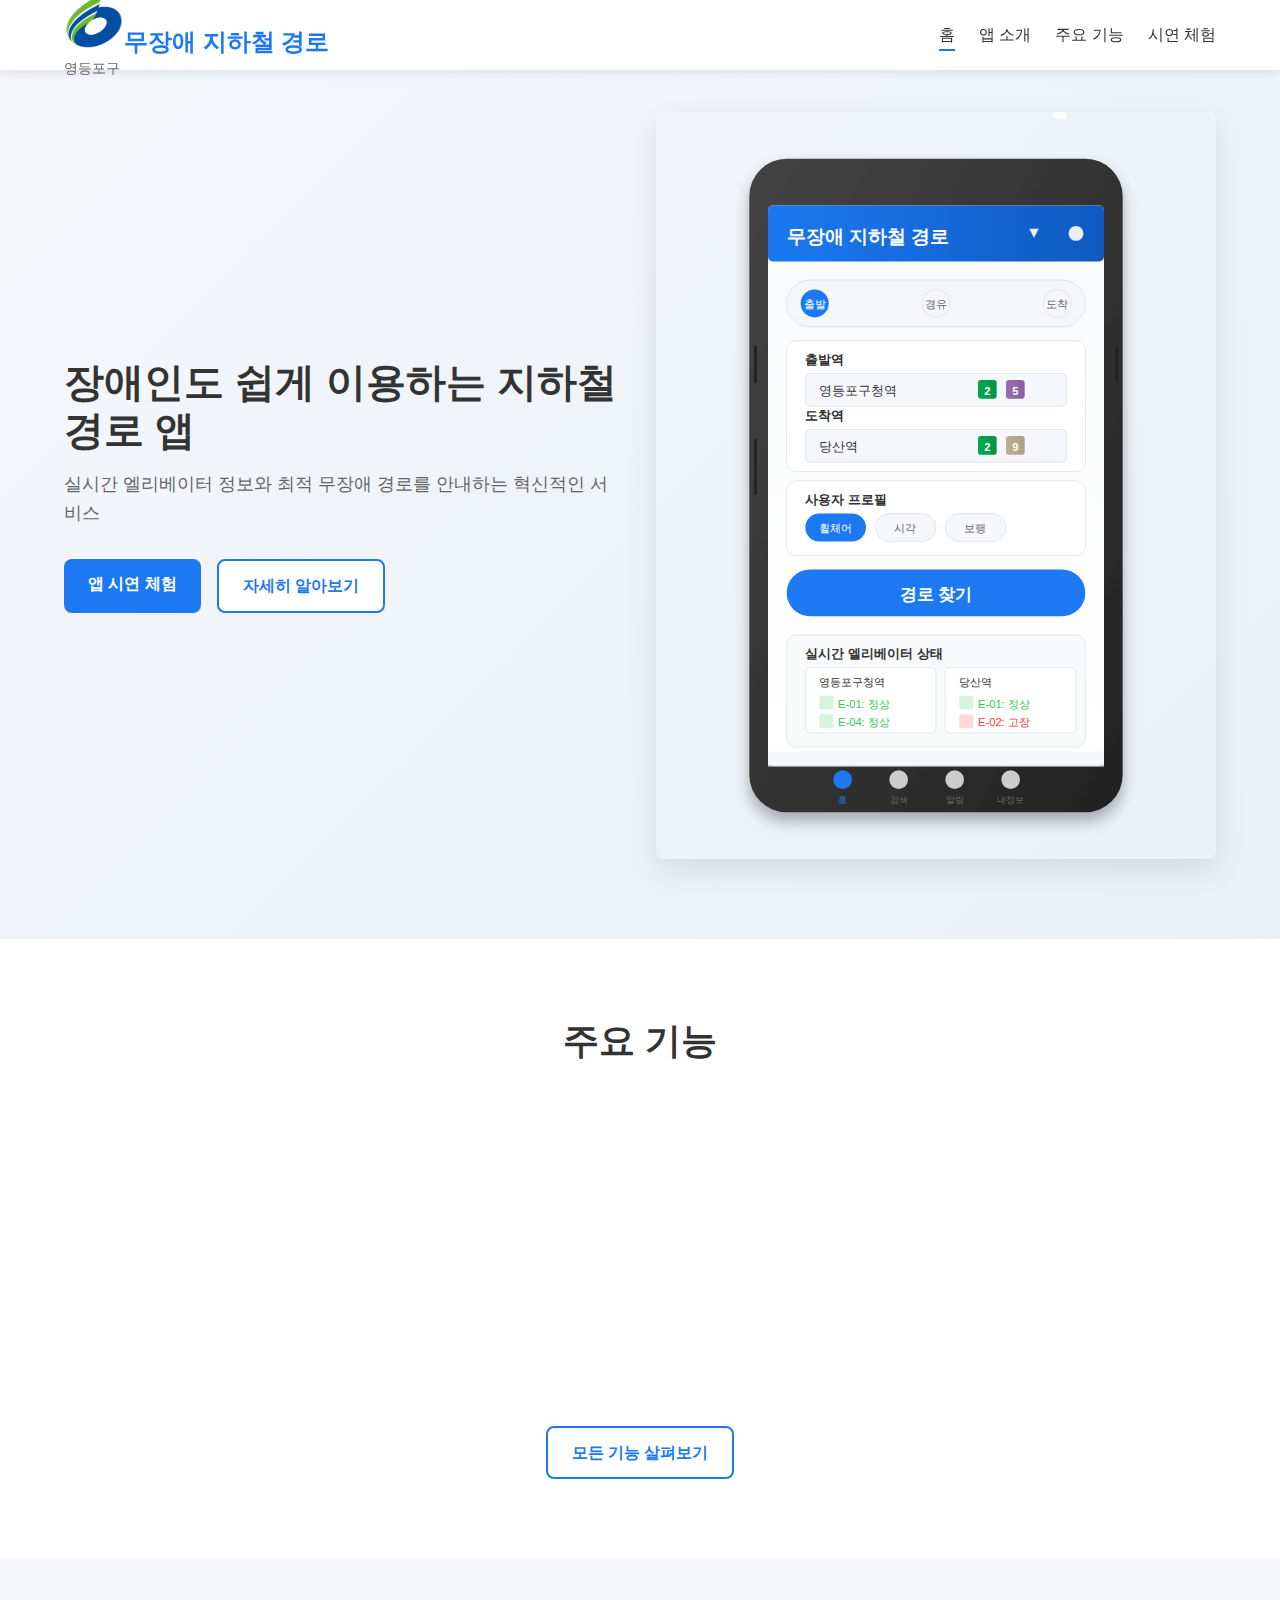
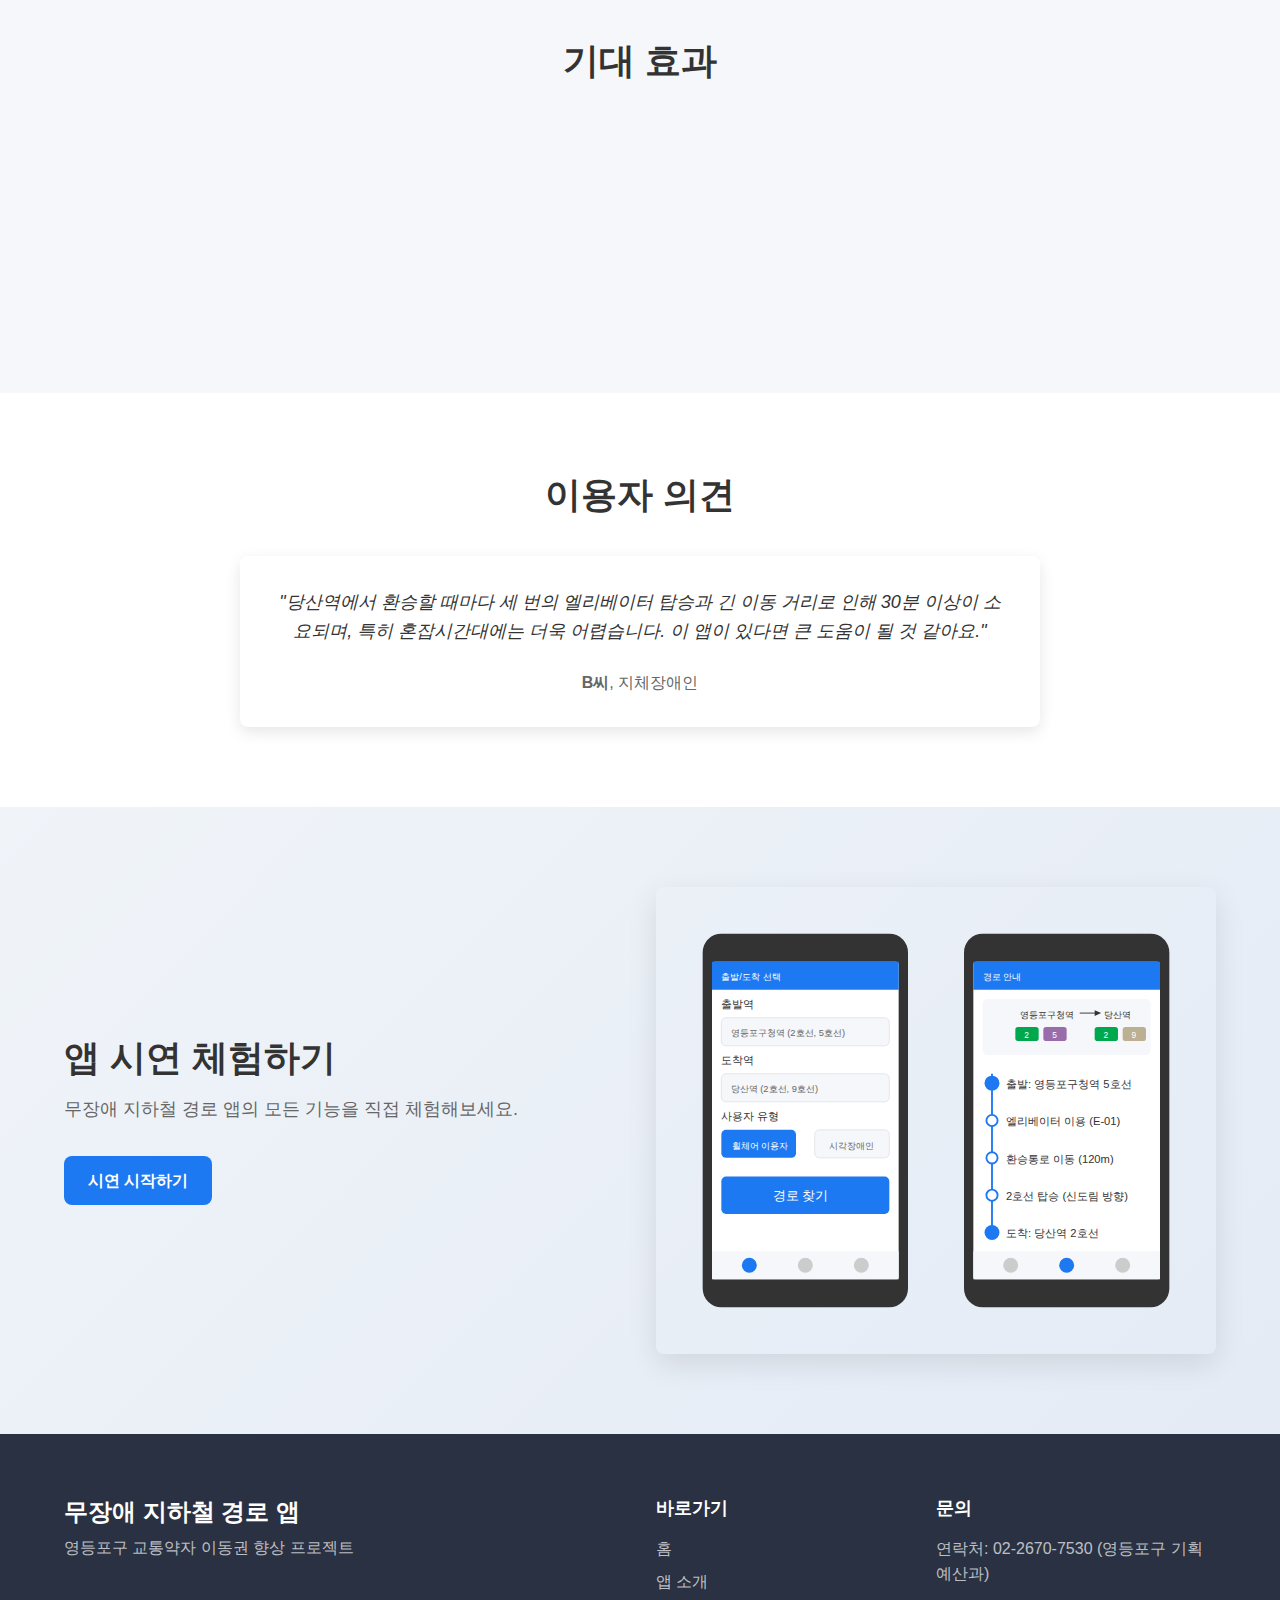
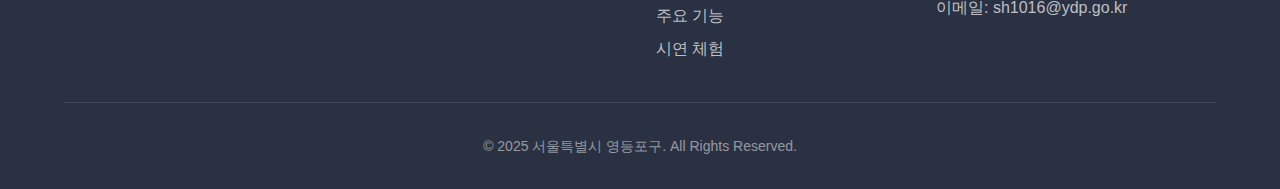
<file: index.html>
<!DOCTYPE html>
<html lang="ko">
<head>
    <meta charset="UTF-8">
    <meta name="viewport" content="width=device-width, initial-scale=1.0">
    <title>영등포구 무장애 지하철 이동 경로 앱</title>
    <link rel="stylesheet" href="css/style.css">
    <link rel="stylesheet" href="css/responsive.css">
    <link rel="stylesheet" href="css/demo-style.css">
    <link rel="stylesheet" href="https://cdnjs.cloudflare.com/ajax/libs/font-awesome/6.0.0-beta3/css/all.min.css">
</head>
<body>
   
    <header>
        <div class="container">
            <div class="logo">
                  <h1><img src="images/mark.png" width=60 height=60>무장애 지하철 경로</h1>
                <span>영등포구</span>
            </div>
            <nav>
                <ul>
                    <li><a href="index.html" class="active">홈</a></li>
                    <li><a href="about.html">앱 소개</a></li>
                    <li><a href="features.html">주요 기능</a></li>
                    <li><a href="demo.html">시연 체험</a></li>
                </ul>
            </nav>
            <div class="menu-toggle">
                <i class="fas fa-bars"></i>
            </div>
        </div>
    </header>


    <section class="hero">
        <div class="container">
            <div class="hero-content">
                <h2>장애인도 쉽게 이용하는 지하철 경로 앱</h2>
                <p>실시간 엘리베이터 정보와 최적 무장애 경로를 안내하는 혁신적인 서비스</p>
                <div class="cta-buttons">
                    <a href="demo.html" class="cta-primary">앱 시연 체험</a>
                    <a href="about.html" class="cta-secondary">자세히 알아보기</a>
                </div>
            </div>
            <div class="hero-image">
                <img src="images/app-mockup.svg" alt="무장애 지하철 경로 앱 목업 이미지">
            </div>
        </div>
    </section>

    <section class="features-preview">
        <div class="container">
            <h2 class="section-title">주요 기능</h2>
            <div class="features-grid">
                <div class="feature-card">
                    <div class="feature-icon">
                        <i class="fas fa-elevator"></i>
                    </div>
                    <h3>실시간 엘리베이터 상태</h3>
                    <p>모든 역사의 엘리베이터 작동 상태를 실시간으로 확인하세요.</p>
                </div>
                <div class="feature-card">
                    <div class="feature-icon">
                        <i class="fas fa-route"></i>
                    </div>
                    <h3>맞춤형 무장애 경로</h3>
                    <p>장애 유형별 최적화된 이동 경로를 안내합니다.</p>
                </div>
                <div class="feature-card">
                    <div class="feature-icon">
                        <i class="fas fa-map-marked-alt"></i>
                    </div>
                    <h3>정밀 실내 내비게이션</h3>
                    <p>역사 내에서 1m 이내 정밀도의 실내 길 안내를 제공합니다.</p>
                </div>
                <div class="feature-card">
                    <div class="feature-icon">
                        <i class="fas fa-exclamation-triangle"></i>
                    </div>
                    <h3>비상 상황 대응</h3>
                    <p>엘리베이터 고장 시 실시간 우회 경로를 안내합니다.</p>
                </div>
            </div>
            <div class="features-cta">
                <a href="features.html" class="btn-outline">모든 기능 살펴보기</a>
            </div>
        </div>
    </section>

    <section class="benefits">
        <div class="container">
            <h2 class="section-title">기대 효과</h2>
            <div class="benefits-container">
                <div class="benefit-item">
                    <h3><span class="highlight">30%</span> 환승 시간 단축</h3>
                    <p>최적 무장애 경로 안내를 통해 장애인의 환승 시간이 평균 30% 단축됩니다.</p>
                </div>
                <div class="benefit-item">
                    <h3><span class="highlight">25%</span> 지하철 이용률 증가</h3>
                    <p>지하철 이용의 접근성 향상으로 영등포구 내 장애인의 지하철 이용률이 약 25% 증가합니다.</p>
                </div>
                <div class="benefit-item">
                    <h3><span class="highlight">42%</span> 외출 자신감 향상</h3>
                    <p>이동 관련 정보 접근성 개선으로 장애인의 외출 자신감이 크게 향상됩니다.</p>
                </div>
            </div>
        </div>
    </section>

    <section class="testimonials">
        <div class="container">
            <h2 class="section-title">이용자 의견</h2>
            <div class="testimonial-slider">
                <div class="testimonial-item">
                    <div class="testimonial-content">
                        <p>"당산역에서 환승할 때마다 세 번의 엘리베이터 탑승과 긴 이동 거리로 인해 30분 이상 소요되었는데, 이 앱을 통해 최적 경로를 찾아 시간을 크게 절약할 수 있었습니다."</p>
                    </div>
                    <div class="testimonial-author">
                        <p><strong>B씨</strong>, 지체장애인</p>
                    </div>
                </div>
            </div>
        </div>
    </section>

    <section class="app-download">
        <div class="container">
            <div class="download-content">
                <h2>앱 시연 체험하기</h2>
                <p>무장애 지하철 경로 앱의 모든 기능을 직접 체험해보세요.</p>
                <a href="demo.html" class="cta-primary">시연 시작하기</a>
            </div>
            <div class="download-image">
                <img src="images/app-screens.svg" alt="앱 스크린샷">
            </div>
        </div>
    </section>

    <footer>
        <div class="container">
            <div class="footer-content">
                <div class="footer-logo">
                    <h3>무장애 지하철 경로 앱</h3>
                    <p>영등포구 교통약자 이동권 향상 프로젝트</p>
                </div>
                <div class="footer-links">
                    <h4>바로가기</h4>
                    <ul>
                        <li><a href="index.html">홈</a></li>
                        <li><a href="about.html">앱 소개</a></li>
                        <li><a href="features.html">주요 기능</a></li>
                        <li><a href="demo.html">시연 체험</a></li>
                    </ul>
                </div>
                <div class="footer-contact">
                    <h4>문의</h4>
                    <p>연락처: 02-2670-7530 (영등포구 기획예산과)</p>
                    <p>이메일: sh1016@ydp.go.kr</p>
                </div>
            </div>
            <div class="footer-bottom">
                <p>&copy; 2025 서울특별시 영등포구. All Rights Reserved.</p>
            </div>
        </div>
    </footer>

    <script src="js/main.js"></script>
</body>
</html>
</file>
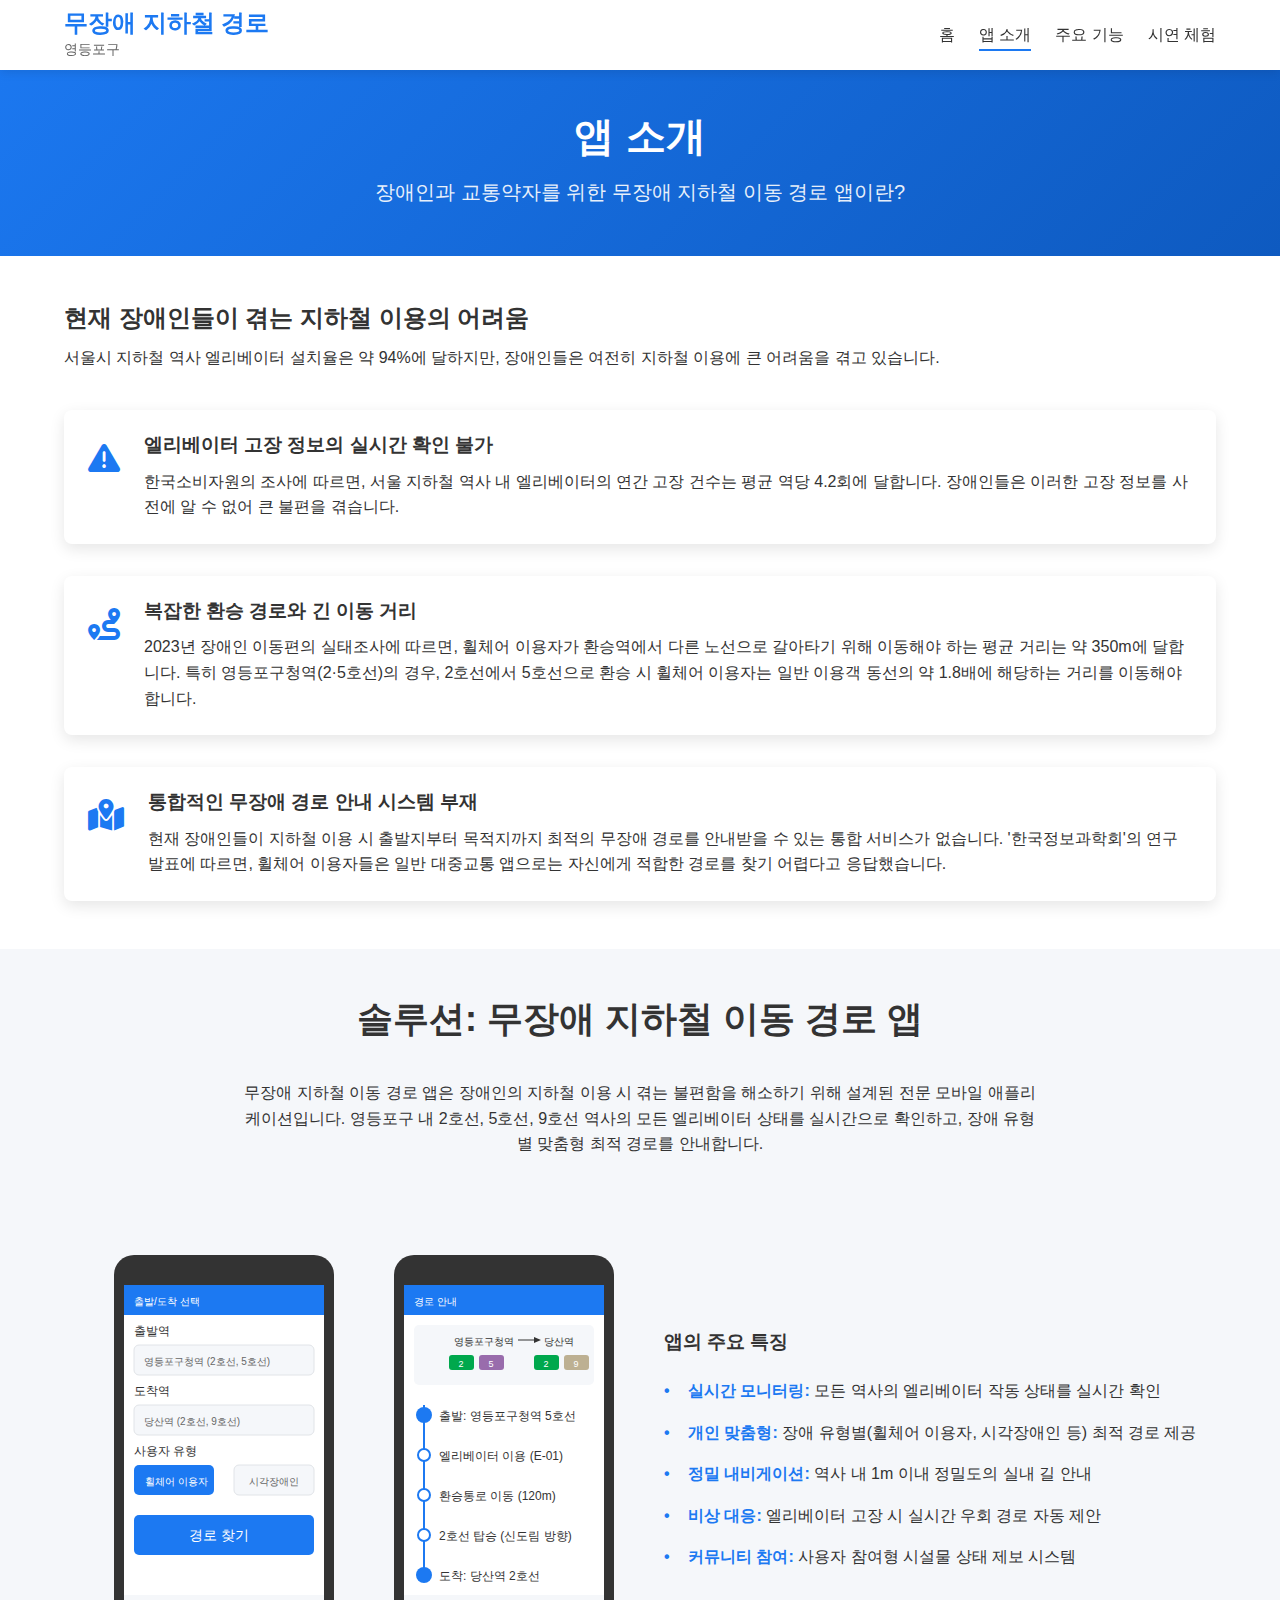
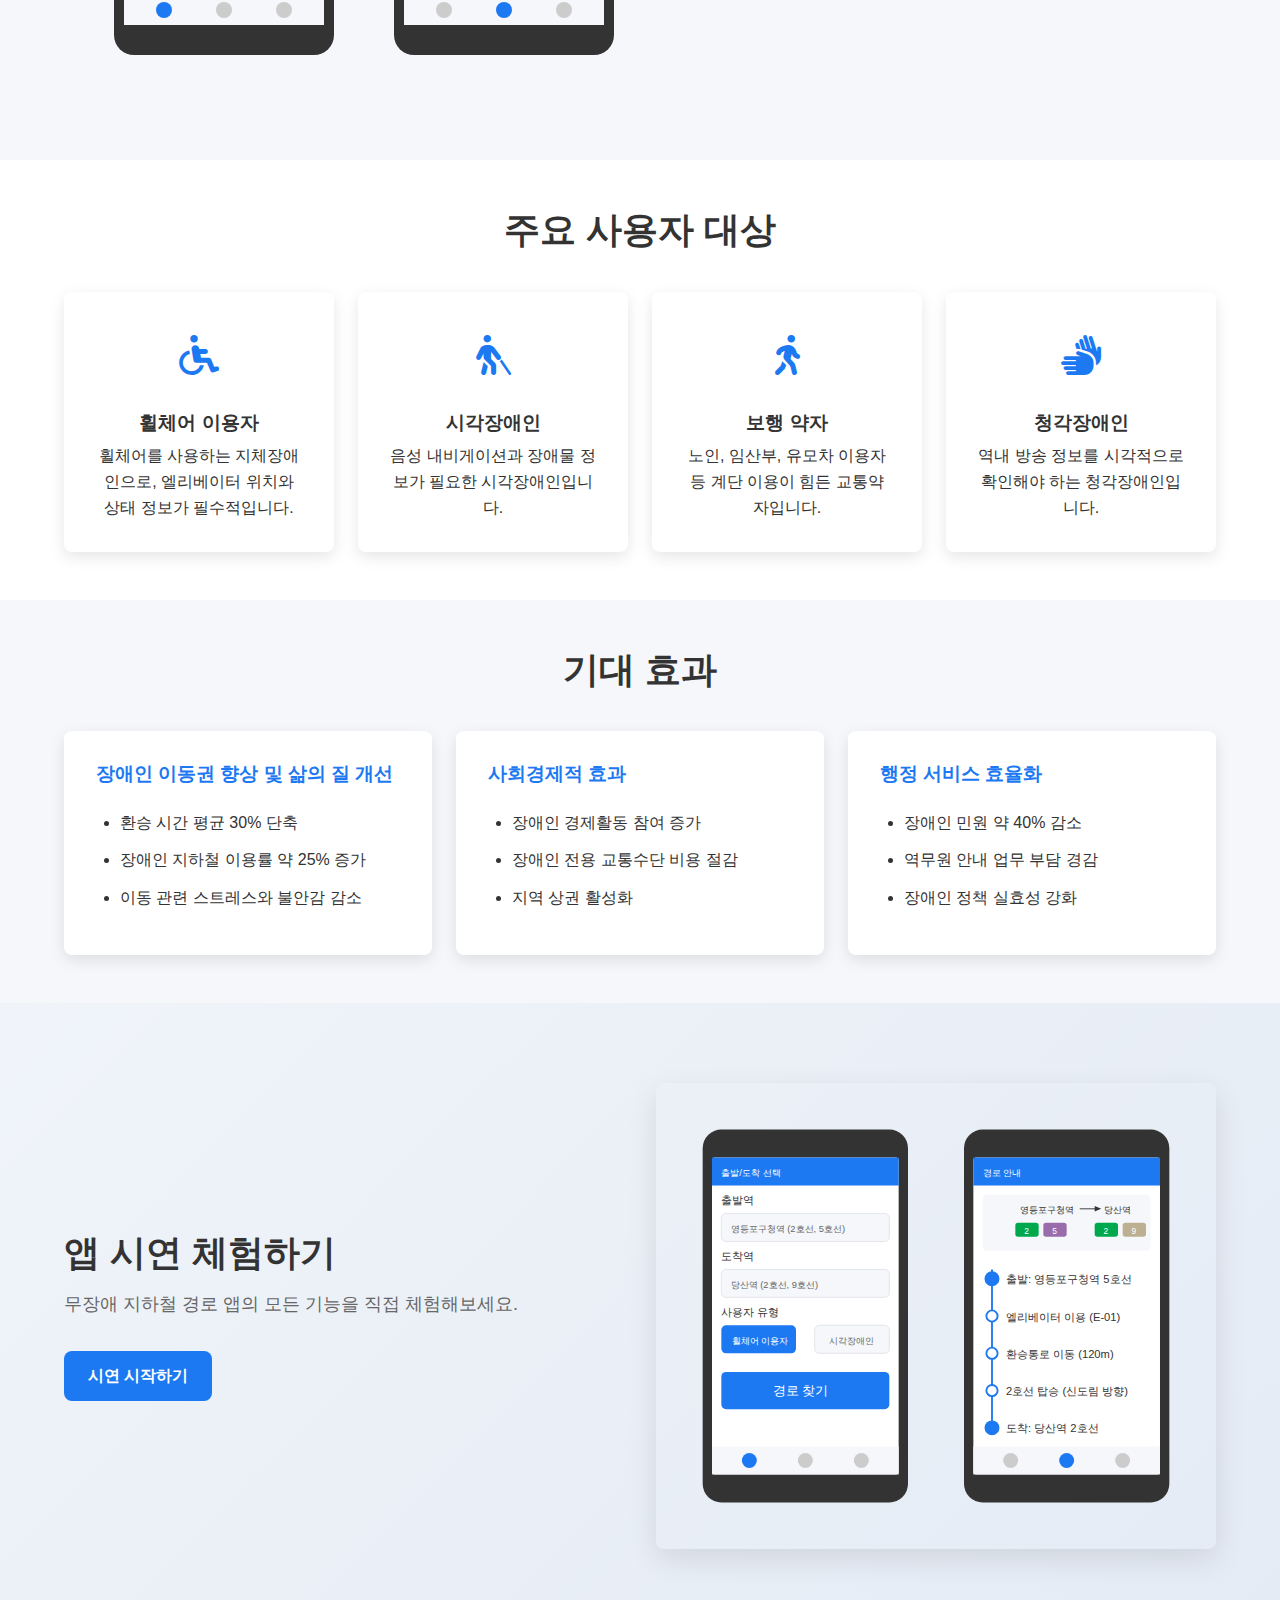
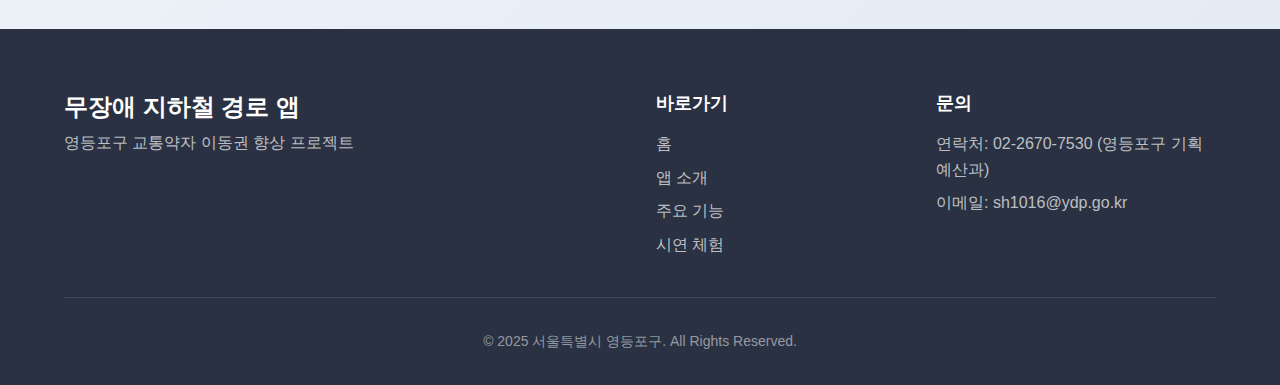
<file: about.html>
<!DOCTYPE html>
<html lang="ko">
<head>
    <meta charset="UTF-8">
    <meta name="viewport" content="width=device-width, initial-scale=1.0">
    <title>앱 소개 - 무장애 지하철 이동 경로 앱</title>
    <link rel="stylesheet" href="css/style.css">
    <link rel="stylesheet" href="css/responsive.css">
    <link rel="stylesheet" href="css/demo-style.css">
    <link rel="stylesheet" href="https://cdnjs.cloudflare.com/ajax/libs/font-awesome/6.0.0-beta3/css/all.min.css">
</head>
<body>
    <header>
        <div class="container">
            <div class="logo">
                <h1>무장애 지하철 경로</h1>
                <span>영등포구</span>
            </div>
            <nav>
                <ul>
                    <li><a href="index.html">홈</a></li>
                    <li><a href="about.html" class="active">앱 소개</a></li>
                    <li><a href="features.html">주요 기능</a></li>
                    <li><a href="demo.html">시연 체험</a></li>
                </ul>
            </nav>
            <div class="menu-toggle">
                <i class="fas fa-bars"></i>
            </div>
        </div>
    </header>

    <section class="page-banner">
        <div class="container">
            <h2>앱 소개</h2>
            <p>장애인과 교통약자를 위한 무장애 지하철 이동 경로 앱이란?</p>
        </div>
    </section>

    <section class="about-intro">
        <div class="container">
            <div class="about-content">
                <h2>현재 장애인들이 겪는 지하철 이용의 어려움</h2>
                <p>서울시 지하철 역사 엘리베이터 설치율은 약 94%에 달하지만, 장애인들은 여전히 지하철 이용에 큰 어려움을 겪고 있습니다.</p>
                
                <div class="problem-list">
                    <div class="problem-item">
                        <div class="problem-icon">
                            <i class="fas fa-exclamation-triangle"></i>
                        </div>
                        <div class="problem-text">
                            <h3>엘리베이터 고장 정보의 실시간 확인 불가</h3>
                            <p>한국소비자원의 조사에 따르면, 서울 지하철 역사 내 엘리베이터의 연간 고장 건수는 평균 역당 4.2회에 달합니다. 장애인들은 이러한 고장 정보를 사전에 알 수 없어 큰 불편을 겪습니다.</p>
                        </div>
                    </div>
                    
                    <div class="problem-item">
                        <div class="problem-icon">
                            <i class="fas fa-route"></i>
                        </div>
                        <div class="problem-text">
                            <h3>복잡한 환승 경로와 긴 이동 거리</h3>
                            <p>2023년 장애인 이동편의 실태조사에 따르면, 휠체어 이용자가 환승역에서 다른 노선으로 갈아타기 위해 이동해야 하는 평균 거리는 약 350m에 달합니다. 특히 영등포구청역(2·5호선)의 경우, 2호선에서 5호선으로 환승 시 휠체어 이용자는 일반 이용객 동선의 약 1.8배에 해당하는 거리를 이동해야 합니다.</p>
                        </div>
                    </div>
                    
                    <div class="problem-item">
                        <div class="problem-icon">
                            <i class="fas fa-map-marked-alt"></i>
                        </div>
                        <div class="problem-text">
                            <h3>통합적인 무장애 경로 안내 시스템 부재</h3>
                            <p>현재 장애인들이 지하철 이용 시 출발지부터 목적지까지 최적의 무장애 경로를 안내받을 수 있는 통합 서비스가 없습니다. '한국정보과학회'의 연구 발표에 따르면, 휠체어 이용자들은 일반 대중교통 앱으로는 자신에게 적합한 경로를 찾기 어렵다고 응답했습니다.</p>
                        </div>
                    </div>
                </div>
            </div>
        </div>
    </section>

    <section class="solution-description">
        <div class="container">
            <h2 class="section-title">솔루션: 무장애 지하철 이동 경로 앱</h2>
            
            <div class="solution-intro">
                <p>무장애 지하철 이동 경로 앱은 장애인의 지하철 이용 시 겪는 불편함을 해소하기 위해 설계된 전문 모바일 애플리케이션입니다. 영등포구 내 2호선, 5호선, 9호선 역사의 모든 엘리베이터 상태를 실시간으로 확인하고, 장애 유형별 맞춤형 최적 경로를 안내합니다.</p>
            </div>
            
            <div class="solution-details">
                <div class="solution-image">
                    <img src="images/app-screens.svg" alt="무장애 지하철 경로 앱 화면">
                </div>
                
                <div class="solution-text">
                    <h3>앱의 주요 특징</h3>
                    <ul>
                        <li>
                            <span class="highlight">실시간 모니터링:</span> 모든 역사의 엘리베이터 작동 상태를 실시간 확인
                        </li>
                        <li>
                            <span class="highlight">개인 맞춤형:</span> 장애 유형별(휠체어 이용자, 시각장애인 등) 최적 경로 제공
                        </li>
                        <li>
                            <span class="highlight">정밀 내비게이션:</span> 역사 내 1m 이내 정밀도의 실내 길 안내
                        </li>
                        <li>
                            <span class="highlight">비상 대응:</span> 엘리베이터 고장 시 실시간 우회 경로 자동 제안
                        </li>
                        <li>
                            <span class="highlight">커뮤니티 참여:</span> 사용자 참여형 시설물 상태 제보 시스템
                        </li>
                    </ul>
                </div>
            </div>
        </div>
    </section>

    <section class="target-users">
        <div class="container">
            <h2 class="section-title">주요 사용자 대상</h2>
            
            <div class="users-grid">
                <div class="user-card">
                    <div class="user-icon">
                        <i class="fas fa-wheelchair"></i>
                    </div>
                    <h3>휠체어 이용자</h3>
                    <p>휠체어를 사용하는 지체장애인으로, 엘리베이터 위치와 상태 정보가 필수적입니다.</p>
                </div>
                
                <div class="user-card">
                    <div class="user-icon">
                        <i class="fas fa-blind"></i>
                    </div>
                    <h3>시각장애인</h3>
                    <p>음성 내비게이션과 장애물 정보가 필요한 시각장애인입니다.</p>
                </div>
                
                <div class="user-card">
                    <div class="user-icon">
                        <i class="fas fa-walking"></i>
                    </div>
                    <h3>보행 약자</h3>
                    <p>노인, 임산부, 유모차 이용자 등 계단 이용이 힘든 교통약자입니다.</p>
                </div>
                
                <div class="user-card">
                    <div class="user-icon">
                        <i class="fas fa-sign-language"></i>
                    </div>
                    <h3>청각장애인</h3>
                    <p>역내 방송 정보를 시각적으로 확인해야 하는 청각장애인입니다.</p>
                </div>
            </div>
        </div>
    </section>

    <section class="expected-benefits">
        <div class="container">
            <h2 class="section-title">기대 효과</h2>
            
            <div class="benefits-list">
                <div class="benefit-card">
                    <h3>장애인 이동권 향상 및 삶의 질 개선</h3>
                    <ul>
                        <li>환승 시간 평균 30% 단축</li>
                        <li>장애인 지하철 이용률 약 25% 증가</li>
                        <li>이동 관련 스트레스와 불안감 감소</li>
                    </ul>
                </div>
                
                <div class="benefit-card">
                    <h3>사회경제적 효과</h3>
                    <ul>
                        <li>장애인 경제활동 참여 증가</li>
                        <li>장애인 전용 교통수단 비용 절감</li>
                        <li>지역 상권 활성화</li>
                    </ul>
                </div>
                
                <div class="benefit-card">
                    <h3>행정 서비스 효율화</h3>
                    <ul>
                        <li>장애인 민원 약 40% 감소</li>
                        <li>역무원 안내 업무 부담 경감</li>
                        <li>장애인 정책 실효성 강화</li>
                    </ul>
                </div>
            </div>
        </div>
    </section>

    <section class="app-download">
        <div class="container">
            <div class="download-content">
                <h2>앱 시연 체험하기</h2>
                <p>무장애 지하철 경로 앱의 모든 기능을 직접 체험해보세요.</p>
                <a href="demo.html" class="cta-primary">시연 시작하기</a>
            </div>
            <div class="download-image">
                <img src="images/app-screens.svg" alt="앱 스크린샷">
            </div>
        </div>
    </section>

    <footer>
        <div class="container">
            <div class="footer-content">
                <div class="footer-logo">
                    <h3>무장애 지하철 경로 앱</h3>
                    <p>영등포구 교통약자 이동권 향상 프로젝트</p>
                </div>
                <div class="footer-links">
                    <h4>바로가기</h4>
                    <ul>
                        <li><a href="index.html">홈</a></li>
                        <li><a href="about.html">앱 소개</a></li>
                        <li><a href="features.html">주요 기능</a></li>
                        <li><a href="demo.html">시연 체험</a></li>
                    </ul>
                </div>
                <div class="footer-contact">
                    <h4>문의</h4>
                    <p>연락처: 02-2670-7530 (영등포구 기획예산과)</p>
                    <p>이메일: sh1016@ydp.go.kr</p>
                </div>
            </div>
            <div class="footer-bottom">
                <p>&copy; 2025 서울특별시 영등포구. All Rights Reserved.</p>
            </div>
        </div>
    </footer>

    <script src="js/main.js"></script>
</body>
</html>
</file>
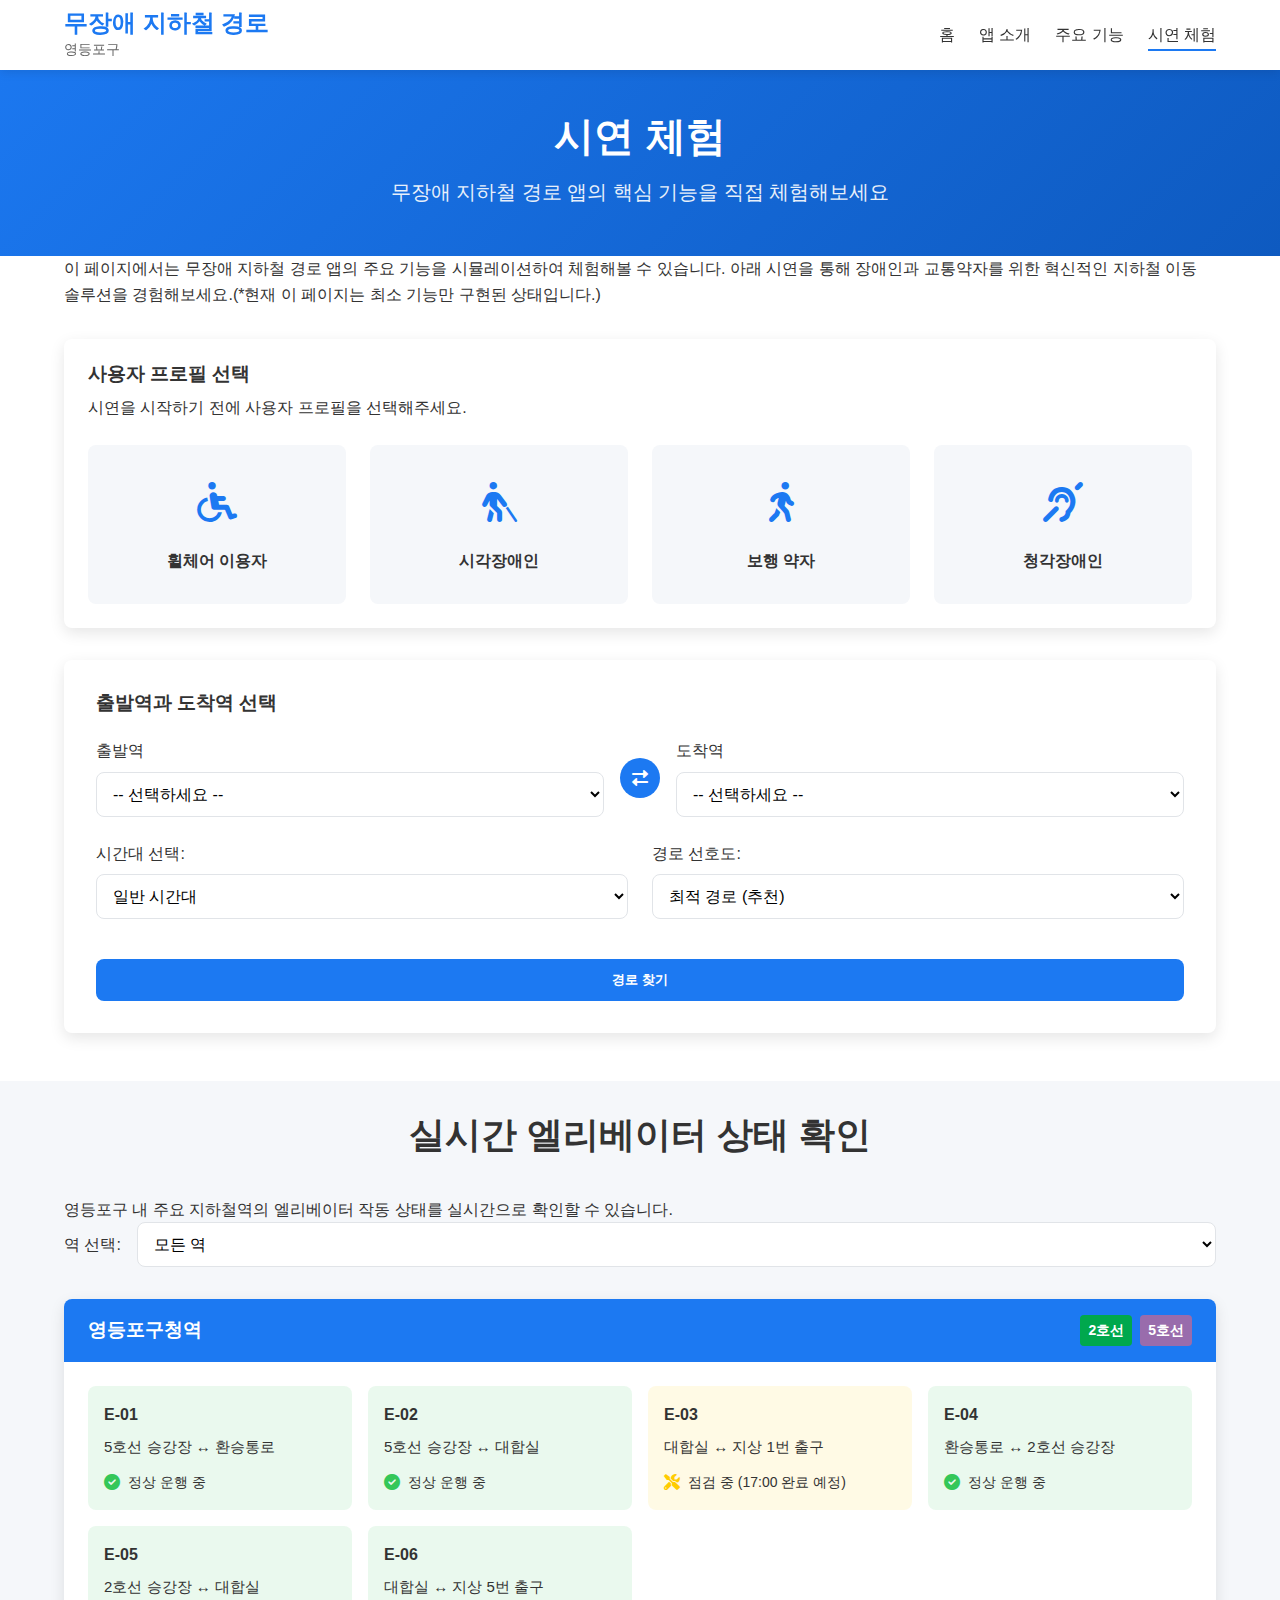
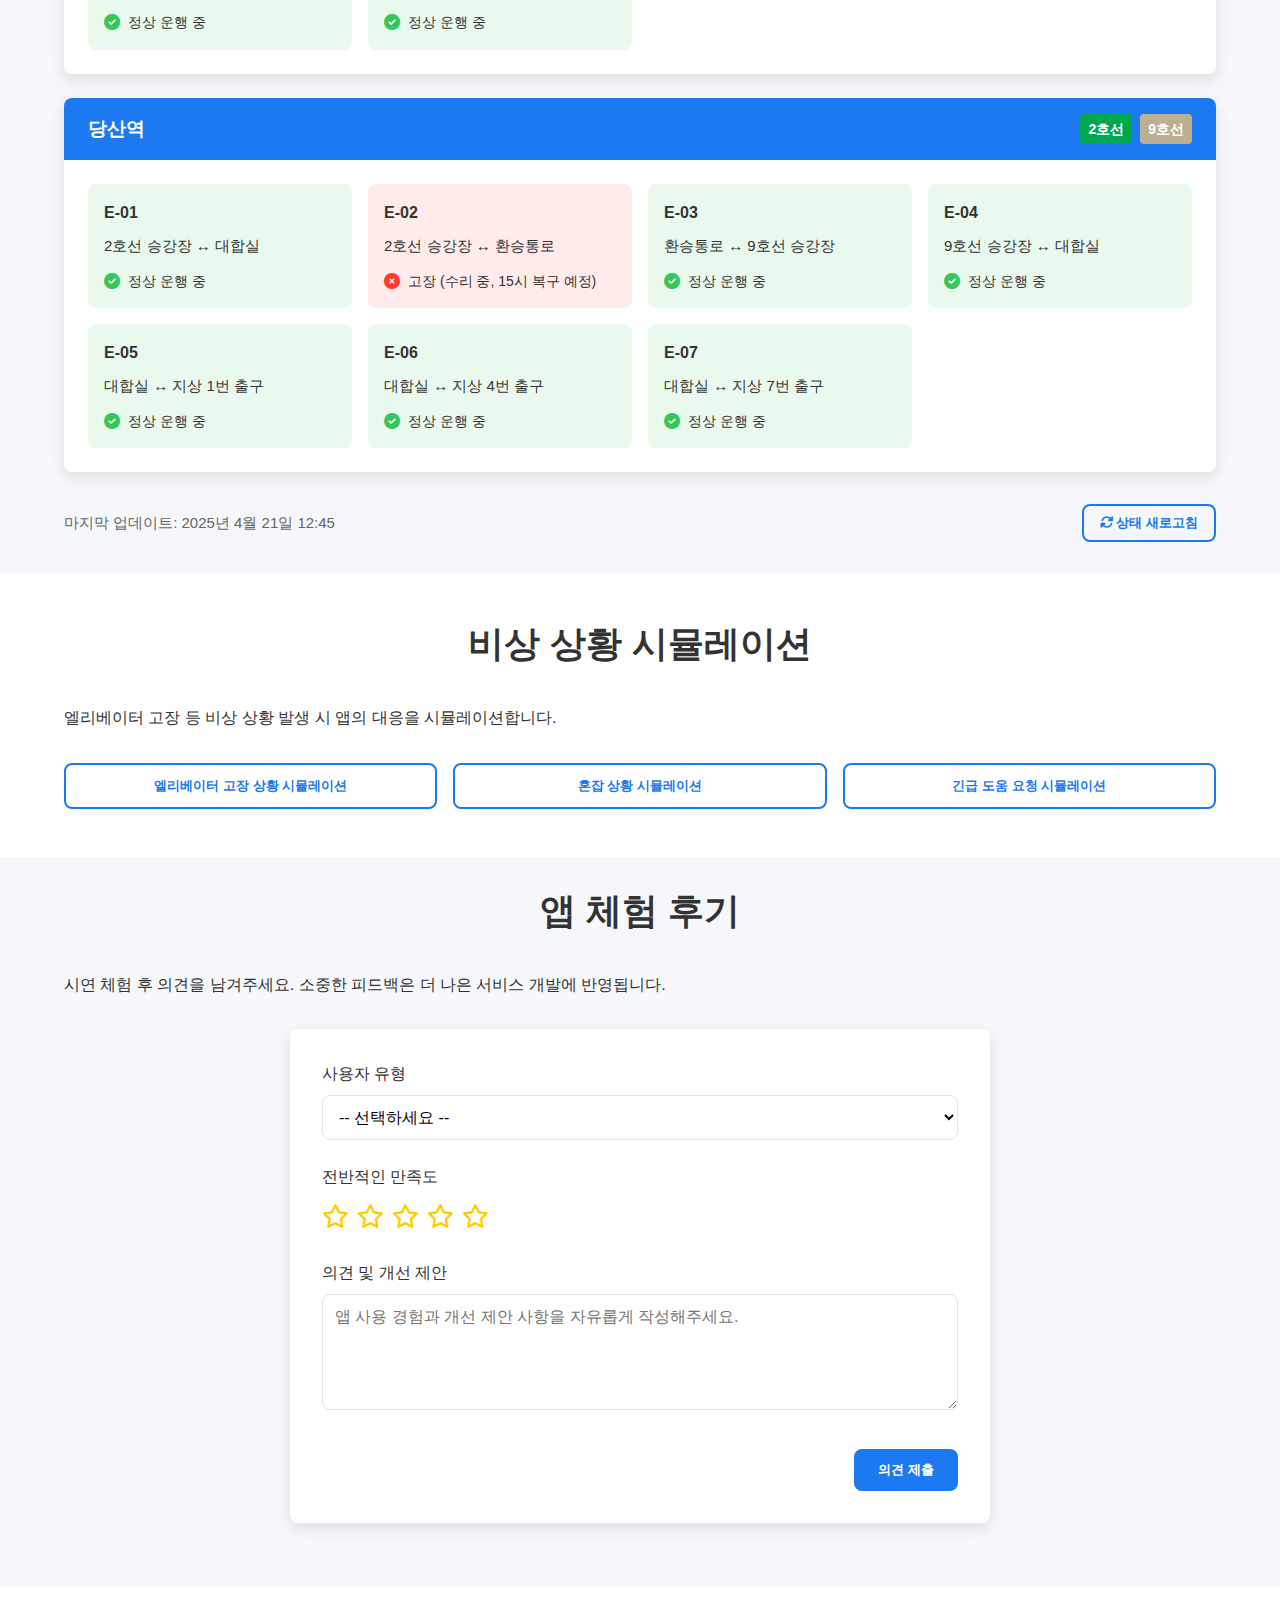
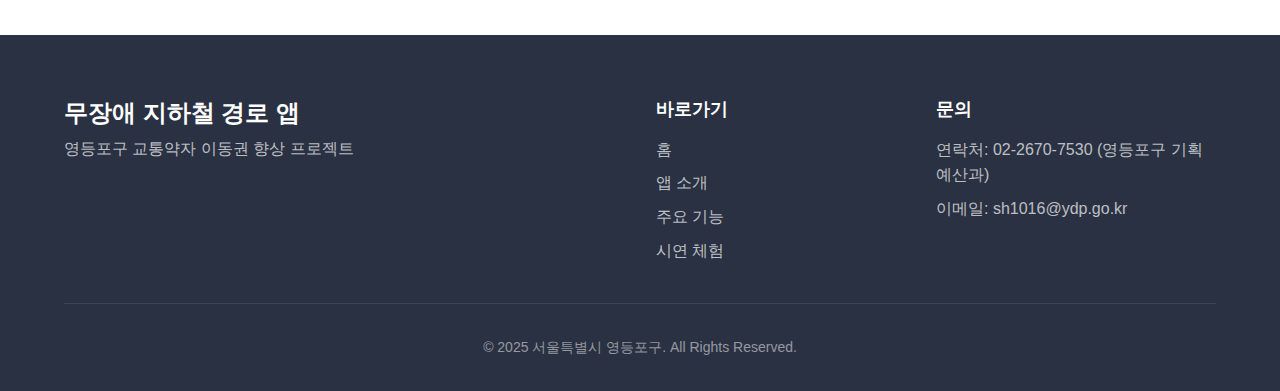
<file: demo.html>
<!DOCTYPE html>
<html lang="ko">
<head>
    <meta charset="UTF-8">
    <meta name="viewport" content="width=device-width, initial-scale=1.0">
    <title>시연 체험 - 무장애 지하철 이동 경로 앱</title>
    <link rel="stylesheet" href="css/style.css">
    <link rel="stylesheet" href="css/responsive.css">
    <link rel="stylesheet" href="css/demo-style.css">
    <link rel="stylesheet" href="https://cdnjs.cloudflare.com/ajax/libs/font-awesome/6.0.0-beta3/css/all.min.css">
</head>
<body>
    <header>
        <div class="container">
            <div class="logo">
                <h1>무장애 지하철 경로</h1>
                <span>영등포구</span>
            </div>
            <nav>
                <ul>
                    <li><a href="index.html">홈</a></li>
                    <li><a href="about.html">앱 소개</a></li>
                    <li><a href="features.html">주요 기능</a></li>
                    <li><a href="demo.html" class="active">시연 체험</a></li>
                </ul>
            </nav>
            <div class="menu-toggle">
                <i class="fas fa-bars"></i>
            </div>
        </div>
    </header>

    <section class="page-banner">
        <div class="container">
            <h2>시연 체험</h2>
            <p>무장애 지하철 경로 앱의 핵심 기능을 직접 체험해보세요</p>
        </div>
    </section>

    <section class="demo-intro">
        <div class="container">
            <p class="intro-text">이 페이지에서는 무장애 지하철 경로 앱의 주요 기능을 시뮬레이션하여 체험해볼 수 있습니다. 아래 시연을 통해 장애인과 교통약자를 위한 혁신적인 지하철 이동 솔루션을 경험해보세요.(*현재 이 페이지는 최소 기능만 구현된 상태입니다.)</p>
            
            <div class="user-profile-selector">
                <h3>사용자 프로필 선택</h3>
                <p>시연을 시작하기 전에 사용자 프로필을 선택해주세요.</p>
                
                <div class="profile-options">
                    <div class="profile-option" data-profile="wheelchair">
                        <div class="profile-icon">
                            <i class="fas fa-wheelchair"></i>
                        </div>
                        <h4>휠체어 이용자</h4>
                    </div>
                    
                    <div class="profile-option" data-profile="visually-impaired">
                        <div class="profile-icon">
                            <i class="fas fa-blind"></i>
                        </div>
                        <h4>시각장애인</h4>
                    </div>
                    
                    <div class="profile-option" data-profile="elderly">
                        <div class="profile-icon">
                            <i class="fas fa-walking"></i>
                        </div>
                        <h4>보행 약자</h4>
                    </div>
                    
                    <div class="profile-option" data-profile="hearing-impaired">
                        <div class="profile-icon">
                            <i class="fas fa-deaf"></i>
                        </div>
                        <h4>청각장애인</h4>
                    </div>
                </div>
            </div>
        </div>
    </section>

    <section class="demo-main">
        <div class="container">
            <div class="demo-station-selector">
                <h3>출발역과 도착역 선택</h3>
                
                <div class="station-selector">
                    <div class="station-from">
                        <label for="from-station">출발역</label>
                        <select id="from-station">
                            <option value="">-- 선택하세요 --</option>
                            <option value="yeongdeungpo-office">영등포구청역 (2호선, 5호선)</option>
                            <option value="dangsan">당산역 (2호선, 9호선)</option>
                            <option value="yeouido">여의도역 (9호선)</option>
                            <option value="yeongdeungpo-market">영등포시장역 (5호선)</option>
                            <option value="mullae">문래역 (2호선)</option>
                            <option value="yangpyeong">양평역 (5호선)</option>
                            <option value="singil">신길역 (1호선, 5호선)</option>
                            <option value="sinmokdong">신목동역 (9호선)</option>
                            <option value="national-assembly">국회의사당역 (9호선)</option>
                        </select>
                    </div>
                    
                    <div class="station-arrow">
                        <i class="fas fa-exchange-alt"></i>
                    </div>
                    
                    <div class="station-to">
                        <label for="to-station">도착역</label>
                        <select id="to-station">
                            <option value="">-- 선택하세요 --</option>
                            <option value="yeongdeungpo-office">영등포구청역 (2호선, 5호선)</option>
                            <option value="dangsan">당산역 (2호선, 9호선)</option>
                            <option value="yeouido">여의도역 (9호선)</option>
                            <option value="yeongdeungpo-market">영등포시장역 (5호선)</option>
                            <option value="mullae">문래역 (2호선)</option>
                            <option value="yangpyeong">양평역 (5호선)</option>
                            <option value="singil">신길역 (1호선, 5호선)</option>
                            <option value="sinmokdong">신목동역 (9호선)</option>
                            <option value="national-assembly">국회의사당역 (9호선)</option>
                        </select>
                    </div>
                </div>
                
                <div class="options-container">
                    <div class="time-option">
                        <label for="time-preference">시간대 선택:</label>
                        <select id="time-preference">
                            <option value="normal">일반 시간대</option>
                            <option value="rush-morning">출근 시간대 (7:00-9:00)</option>
                            <option value="rush-evening">퇴근 시간대 (18:00-20:00)</option>
                        </select>
                    </div>
                    
                    <div class="preference-option">
                        <label for="route-preference">경로 선호도:</label>
                        <select id="route-preference">
                            <option value="optimal">최적 경로 (추천)</option>
                            <option value="less-transfer">환승 최소화</option>
                            <option value="less-walking">이동 거리 최소화</option>
                            <option value="less-elevator">엘리베이터 사용 최소화</option>
                        </select>
                    </div>
                </div>
                
                <button id="find-route" class="cta-primary">경로 찾기</button>
            </div>
            
            <div class="demo-result" style="display: none;">
                <div class="result-loading">
                    <div class="loader"></div>
                    <p>최적 경로를 찾는 중입니다...</p>
                </div>
                
                <div class="result-content" style="display: none;">
                    <div class="result-summary">
                        <div class="result-from-to">
                            <div class="result-station result-from">
                                <div class="station-name">영등포구청역</div>
                                <div class="station-lines">
                                    <span class="line-2">2호선</span>
                                    <span class="line-5">5호선</span>
                                </div>
                            </div>
                            <div class="route-arrow">
                                <i class="fas fa-long-arrow-alt-right"></i>
                            </div>
                            <div class="result-station result-to">
                                <div class="station-name">당산역</div>
                                <div class="station-lines">
                                    <span class="line-2">2호선</span>
                                    <span class="line-9">9호선</span>
                                </div>
                            </div>
                        </div>
                        
                        <div class="result-info">
                            <div class="info-item">
                                <i class="fas fa-clock"></i>
                                <span class="info-label">예상 소요시간:</span>
                                <span class="info-value">15분</span>
                            </div>
                            <div class="info-item">
                                <i class="fas fa-walking"></i>
                                <span class="info-label">총 이동거리:</span>
                                <span class="info-value">320m</span>
                            </div>
                            <div class="info-item">
                                <i class="fas fa-elevator"></i>
                                <span class="info-label">엘리베이터 이용:</span>
                                <span class="info-value">2회</span>
                            </div>
                            <div class="info-item">
                                <i class="fas fa-exchange-alt"></i>
                                <span class="info-label">환승:</span>
                                <span class="info-value">1회</span>
                            </div>
                        </div>
                    </div>
                    
                    <div class="route-details">
                        <h3>상세 경로 안내</h3>
                        
                        <div class="route-timeline">
                            <div class="route-step">
                                <div class="step-icon">
                                    <i class="fas fa-map-marker-alt"></i>
                                </div>
                                <div class="step-content">
                                    <h4>영등포구청역 5호선 승강장</h4>
                                    <p>출발지점</p>
                                </div>
                            </div>
                            
                            <div class="route-step">
                                <div class="step-icon">
                                    <i class="fas fa-elevator"></i>
                                </div>
                                <div class="step-content">
                                    <h4>엘리베이터 이용 (E-01)</h4>
                                    <p>5호선 승강장에서 환승통로까지</p>
                                    <div class="facility-status available">
                                        <i class="fas fa-check-circle"></i> 정상 운행 중
                                    </div>
                                </div>
                            </div>
                            
                            <div class="route-step">
                                <div class="step-icon">
                                    <i class="fas fa-walking"></i>
                                </div>
                                <div class="step-content">
                                    <h4>환승통로 이동</h4>
                                    <p>5호선 환승통로를 따라 2호선 방향으로 이동 (약 120m)</p>
                                </div>
                            </div>
                            
                            <div class="route-step">
                                <div class="step-icon">
                                    <i class="fas fa-elevator"></i>
                                </div>
                                <div class="step-content">
                                    <h4>엘리베이터 이용 (E-04)</h4>
                                    <p>환승통로에서 2호선 승강장까지</p>
                                    <div class="facility-status available">
                                        <i class="fas fa-check-circle"></i> 정상 운행 중
                                    </div>
                                </div>
                            </div>
                            
                            <div class="route-step">
                                <div class="step-icon">
                                    <i class="fas fa-subway"></i>
                                </div>
                                <div class="step-content">
                                    <h4>2호선 탑승</h4>
                                    <p>신도림 방향 열차 탑승 (2-3번 출입구 앞 승강장)</p>
                                    <div class="train-info">
                                        <p>다음 열차: 3분 후 도착</p>
                                        <p>현재 혼잡도: <span class="congestion medium">보통</span></p>
                                    </div>
                                </div>
                            </div>
                            
                            <div class="route-step">
                                <div class="step-icon">
                                    <i class="fas fa-train"></i>
                                </div>
                                <div class="step-content">
                                    <h4>2호선 이동</h4>
                                    <p>영등포구청역에서 당산역까지 1개 역 이동 (약 3분)</p>
                                </div>
                            </div>
                            
                            <div class="route-step">
                                <div class="step-icon">
                                    <i class="fas fa-subway"></i>
                                </div>
                                <div class="step-content">
                                    <h4>당산역 하차</h4>
                                    <p>당산역 2호선 승강장 도착</p>
                                </div>
                            </div>
                            
                            <div class="route-step">
                                <div class="step-icon">
                                    <i class="fas fa-flag-checkered"></i>
                                </div>
                                <div class="step-content">
                                    <h4>당산역 2호선 승강장</h4>
                                    <p>목적지 도착</p>
                                </div>
                            </div>
                        </div>
                    </div>
                    
                    <div class="route-map">
                        <h3>경로 지도</h3>
                        <div class="map-container">
                            <img src="images/route-map.svg" alt="영등포구청역에서 당산역까지의 경로 지도">
                        </div>
                    </div>
                    
                    <div class="route-actions">
                        <button class="btn-outline route-modify"><i class="fas fa-edit"></i> 경로 수정</button>
                        <button class="cta-primary route-start"><i class="fas fa-play"></i> 내비게이션 시작</button>
                    </div>
                </div>
            </div>
        </div>
    </section>
    
    <section class="elevator-status">
        <div class="container">
            <h2 class="section-title">실시간 엘리베이터 상태 확인</h2>
            <p class="section-desc">영등포구 내 주요 지하철역의 엘리베이터 작동 상태를 실시간으로 확인할 수 있습니다.</p>
            
            <div class="elevator-filter">
                <label for="station-filter">역 선택:</label>
                <select id="station-filter">
                    <option value="all">모든 역</option>
                    <option value="yeongdeungpo-office">영등포구청역</option>
                    <option value="dangsan">당산역</option>
                    <option value="yeouido">여의도역</option>
                    <option value="yeongdeungpo-market">영등포시장역</option>
                    <option value="mullae">문래역</option>
                </select>
            </div>
            
            <div class="elevator-list">
                <div class="elevator-item" data-station="yeongdeungpo-office">
                    <div class="elevator-station">
                        <h3>영등포구청역</h3>
                        <div class="station-lines">
                            <span class="line-2">2호선</span>
                            <span class="line-5">5호선</span>
                        </div>
                    </div>
                    <div class="elevator-details">
                        <div class="elevator-unit available">
                            <div class="unit-name">E-01</div>
                            <div class="unit-location">5호선 승강장 ↔ 환승통로</div>
                            <div class="unit-status">
                                <i class="fas fa-check-circle"></i> 정상 운행 중
                            </div>
                        </div>
                        <div class="elevator-unit available">
                            <div class="unit-name">E-02</div>
                            <div class="unit-location">5호선 승강장 ↔ 대합실</div>
                            <div class="unit-status">
                                <i class="fas fa-check-circle"></i> 정상 운행 중
                            </div>
                        </div>
                        <div class="elevator-unit maintenance">
                            <div class="unit-name">E-03</div>
                            <div class="unit-location">대합실 ↔ 지상 1번 출구</div>
                            <div class="unit-status">
                                <i class="fas fa-tools"></i> 점검 중 (17:00 완료 예정)
                            </div>
                        </div>
                        <div class="elevator-unit available">
                            <div class="unit-name">E-04</div>
                            <div class="unit-location">환승통로 ↔ 2호선 승강장</div>
                            <div class="unit-status">
                                <i class="fas fa-check-circle"></i> 정상 운행 중
                            </div>
                        </div>
                        <div class="elevator-unit available">
                            <div class="unit-name">E-05</div>
                            <div class="unit-location">2호선 승강장 ↔ 대합실</div>
                            <div class="unit-status">
                                <i class="fas fa-check-circle"></i> 정상 운행 중
                            </div>
                        </div>
                        <div class="elevator-unit available">
                            <div class="unit-name">E-06</div>
                            <div class="unit-location">대합실 ↔ 지상 5번 출구</div>
                            <div class="unit-status">
                                <i class="fas fa-check-circle"></i> 정상 운행 중
                            </div>
                        </div>
                    </div>
                </div>
                
                <div class="elevator-item" data-station="dangsan">
                    <div class="elevator-station">
                        <h3>당산역</h3>
                        <div class="station-lines">
                            <span class="line-2">2호선</span>
                            <span class="line-9">9호선</span>
                        </div>
                    </div>
                    <div class="elevator-details">
                        <div class="elevator-unit available">
                            <div class="unit-name">E-01</div>
                            <div class="unit-location">2호선 승강장 ↔ 대합실</div>
                            <div class="unit-status">
                                <i class="fas fa-check-circle"></i> 정상 운행 중
                            </div>
                        </div>
                        <div class="elevator-unit unavailable">
                            <div class="unit-name">E-02</div>
                            <div class="unit-location">2호선 승강장 ↔ 환승통로</div>
                            <div class="unit-status">
                                <i class="fas fa-times-circle"></i> 고장 (수리 중, 15시 복구 예정)
                            </div>
                        </div>
                        <div class="elevator-unit available">
                            <div class="unit-name">E-03</div>
                            <div class="unit-location">환승통로 ↔ 9호선 승강장</div>
                            <div class="unit-status">
                                <i class="fas fa-check-circle"></i> 정상 운행 중
                            </div>
                        </div>
                        <div class="elevator-unit available">
                            <div class="unit-name">E-04</div>
                            <div class="unit-location">9호선 승강장 ↔ 대합실</div>
                            <div class="unit-status">
                                <i class="fas fa-check-circle"></i> 정상 운행 중
                            </div>
                        </div>
                        <div class="elevator-unit available">
                            <div class="unit-name">E-05</div>
                            <div class="unit-location">대합실 ↔ 지상 1번 출구</div>
                            <div class="unit-status">
                                <i class="fas fa-check-circle"></i> 정상 운행 중
                            </div>
                        </div>
                        <div class="elevator-unit available">
                            <div class="unit-name">E-06</div>
                            <div class="unit-location">대합실 ↔ 지상 4번 출구</div>
                            <div class="unit-status">
                                <i class="fas fa-check-circle"></i> 정상 운행 중
                            </div>
                        </div>
                        <div class="elevator-unit available">
                            <div class="unit-name">E-07</div>
                            <div class="unit-location">대합실 ↔ 지상 7번 출구</div>
                            <div class="unit-status">
                                <i class="fas fa-check-circle"></i> 정상 운행 중
                            </div>
                        </div>
                    </div>
                </div>
                
                <!-- 나머지 역들의 엘리베이터 정보는 생략 (데모 목적상) -->
            </div>
            
            <div class="status-update-time">
                <p>마지막 업데이트: 2025년 4월 21일 12:45</p>
                <button id="refresh-status" class="btn-outline"><i class="fas fa-sync-alt"></i> 상태 새로고침</button>
            </div>
        </div>
    </section>
    
    <section class="emergency-simulation">
        <div class="container">
            <h2 class="section-title">비상 상황 시뮬레이션</h2>
            <p class="section-desc">엘리베이터 고장 등 비상 상황 발생 시 앱의 대응을 시뮬레이션합니다.</p>
            
            <div class="simulation-controls">
                <button id="simulate-elevator-failure" class="cta-secondary">엘리베이터 고장 상황 시뮬레이션</button>
                <button id="simulate-congestion" class="cta-secondary">혼잡 상황 시뮬레이션</button>
                <button id="simulate-help" class="cta-secondary">긴급 도움 요청 시뮬레이션</button>
            </div>
            
            <div class="simulation-result" style="display: none;">
                <!-- 시뮬레이션 결과가 여기에 표시됩니다 -->
            </div>
        </div>
    </section>

    <section class="user-feedback">
        <div class="container">
            <h2 class="section-title">앱 체험 후기</h2>
            <p class="section-desc">시연 체험 후 의견을 남겨주세요. 소중한 피드백은 더 나은 서비스 개발에 반영됩니다.</p>
            
            <form class="feedback-form">
                <div class="form-group">
                    <label for="user-type">사용자 유형</label>
                    <select id="user-type" required>
                        <option value="">-- 선택하세요 --</option>
                        <option value="wheelchair">휠체어 이용자</option>
                        <option value="visually-impaired">시각장애인</option>
                        <option value="elderly">노인/보행 약자</option>
                        <option value="hearing-impaired">청각장애인</option>
                        <option value="general">일반 사용자</option>
                        <option value="other">기타</option>
                    </select>
                </div>
                
                <div class="form-group">
                    <label for="satisfaction">전반적인 만족도</label>
                    <div class="rating-stars">
                        <span class="star" data-rating="1"><i class="far fa-star"></i></span>
                        <span class="star" data-rating="2"><i class="far fa-star"></i></span>
                        <span class="star" data-rating="3"><i class="far fa-star"></i></span>
                        <span class="star" data-rating="4"><i class="far fa-star"></i></span>
                        <span class="star" data-rating="5"><i class="far fa-star"></i></span>
                    </div>
                </div>
                
                <div class="form-group">
                    <label for="feedback-text">의견 및 개선 제안</label>
                    <textarea id="feedback-text" rows="5" placeholder="앱 사용 경험과 개선 제안 사항을 자유롭게 작성해주세요."></textarea>
                </div>
                
                <div class="form-actions">
                    <button type="submit" class="cta-primary">의견 제출</button>
                </div>
            </form>
        </div>
    </section>

    <footer>
        <div class="container">
            <div class="footer-content">
                <div class="footer-logo">
                    <h3>무장애 지하철 경로 앱</h3>
                    <p>영등포구 교통약자 이동권 향상 프로젝트</p>
                </div>
                <div class="footer-links">
                    <h4>바로가기</h4>
                    <ul>
                        <li><a href="index.html">홈</a></li>
                        <li><a href="about.html">앱 소개</a></li>
                        <li><a href="features.html">주요 기능</a></li>
                        <li><a href="demo.html">시연 체험</a></li>
                    </ul>
                </div>
                <div class="footer-contact">
                    <h4>문의</h4>
                    <p>연락처: 02-2670-7530 (영등포구 기획예산과)</p>
                    <p>이메일: sh1016@ydp.go.kr</p>
                </div>
            </div>
            <div class="footer-bottom">
                <p>&copy; 2025 서울특별시 영등포구. All Rights Reserved.</p>
            </div>
        </div>
    </footer>

    <script src="js/main.js"></script>
    <script src="js/simulator.js"></script>
</body>
</html>
</file>
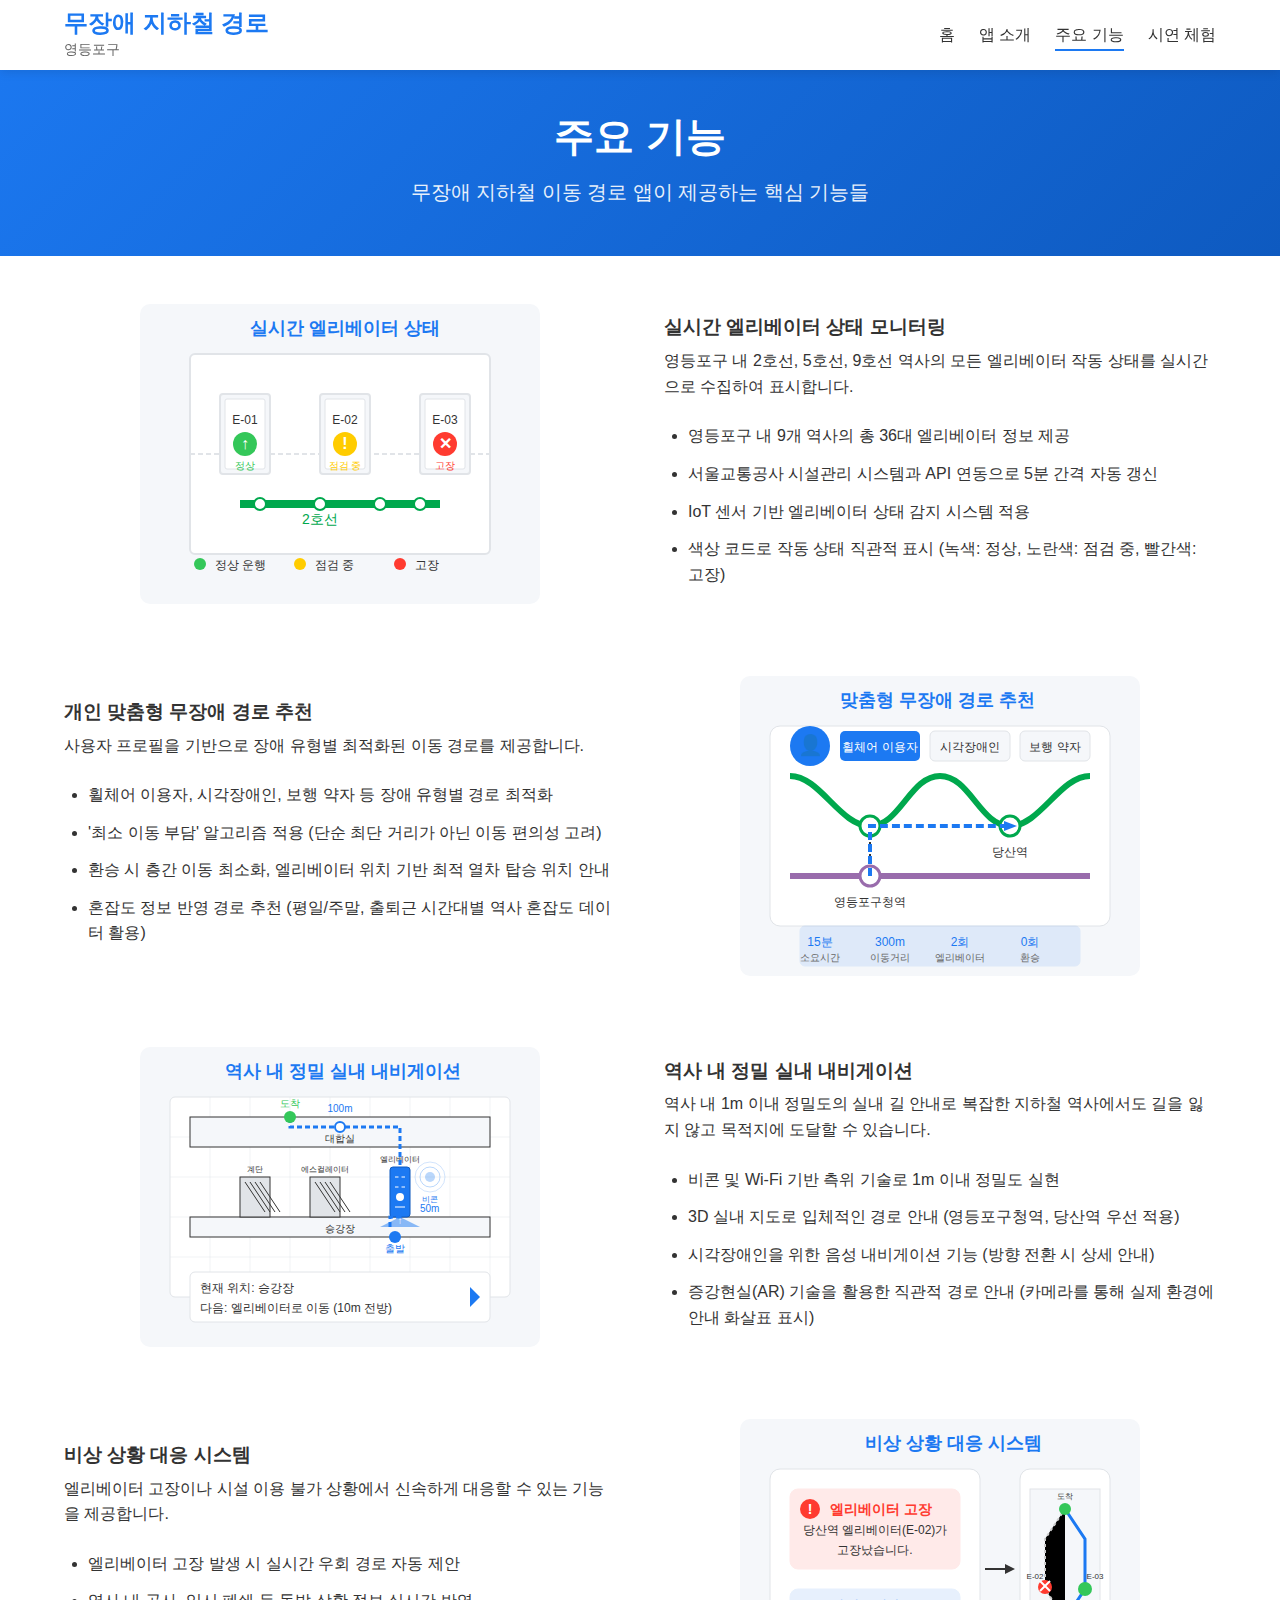
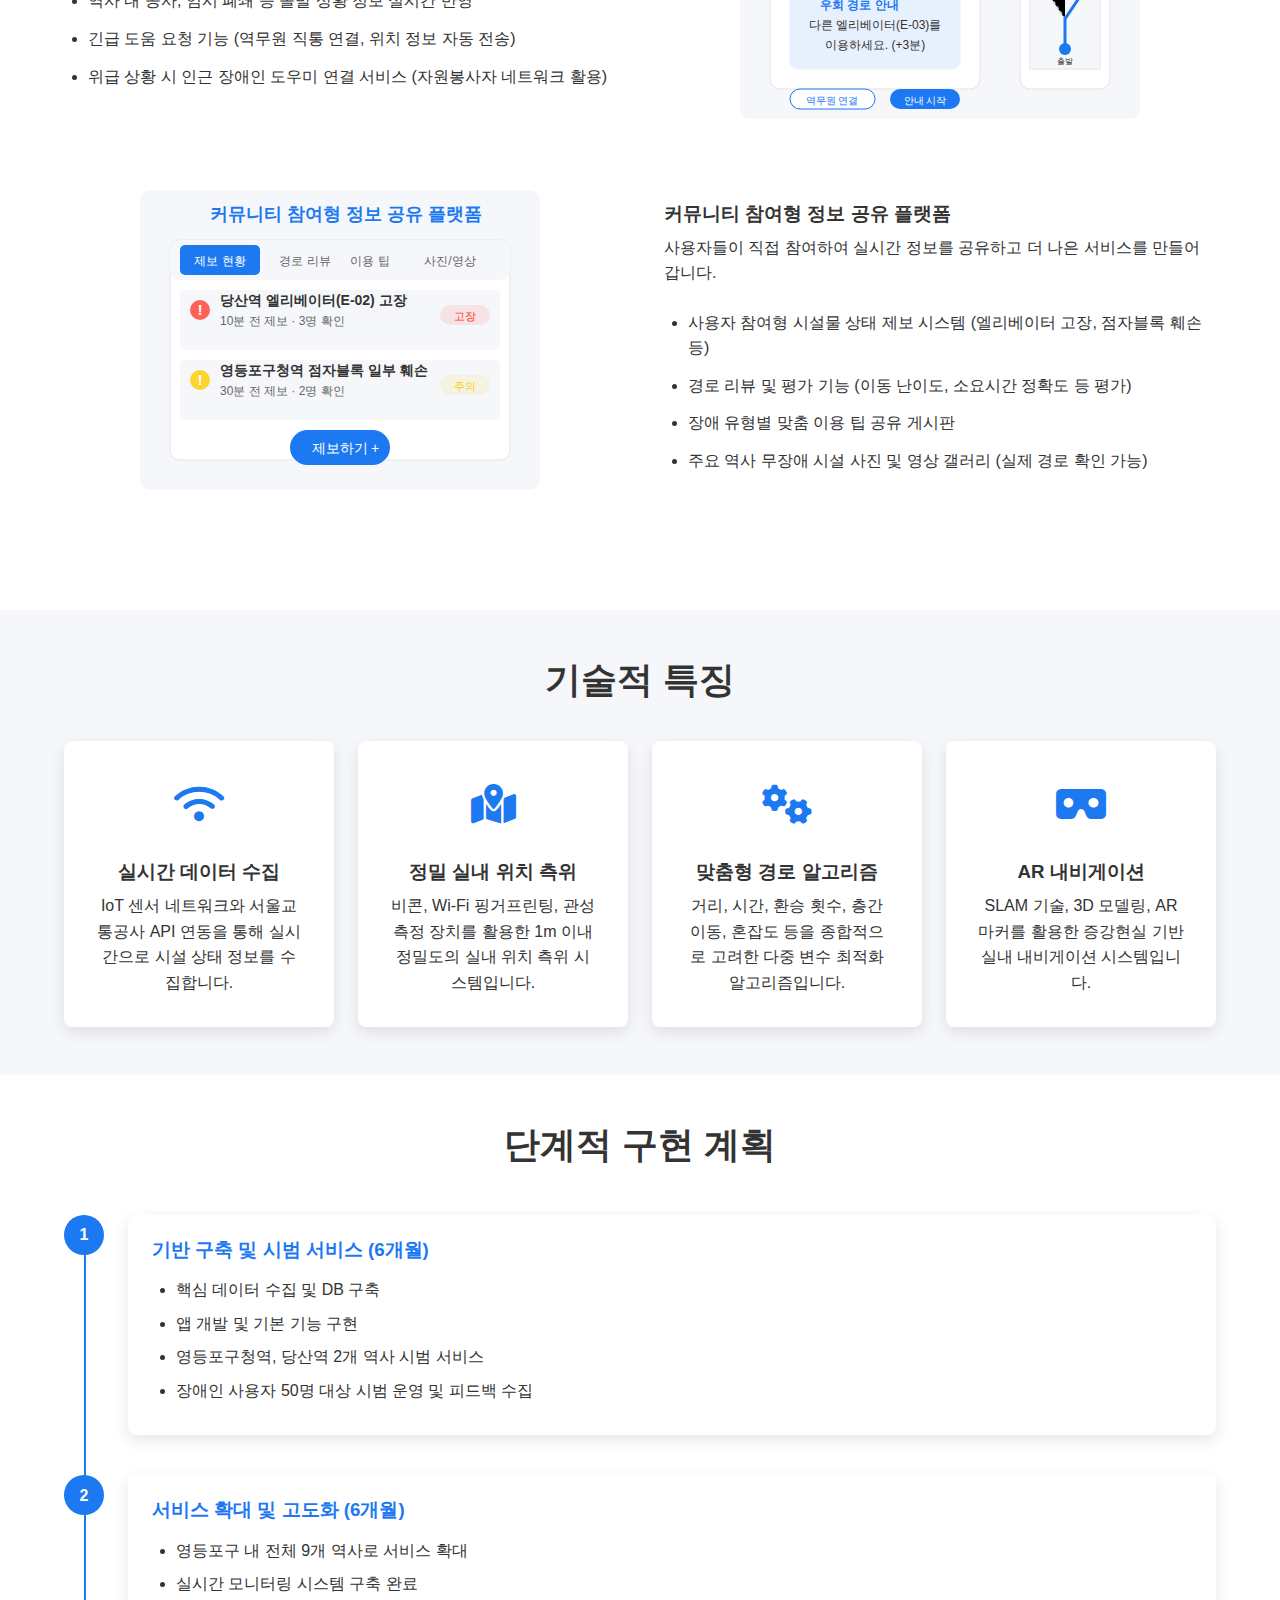
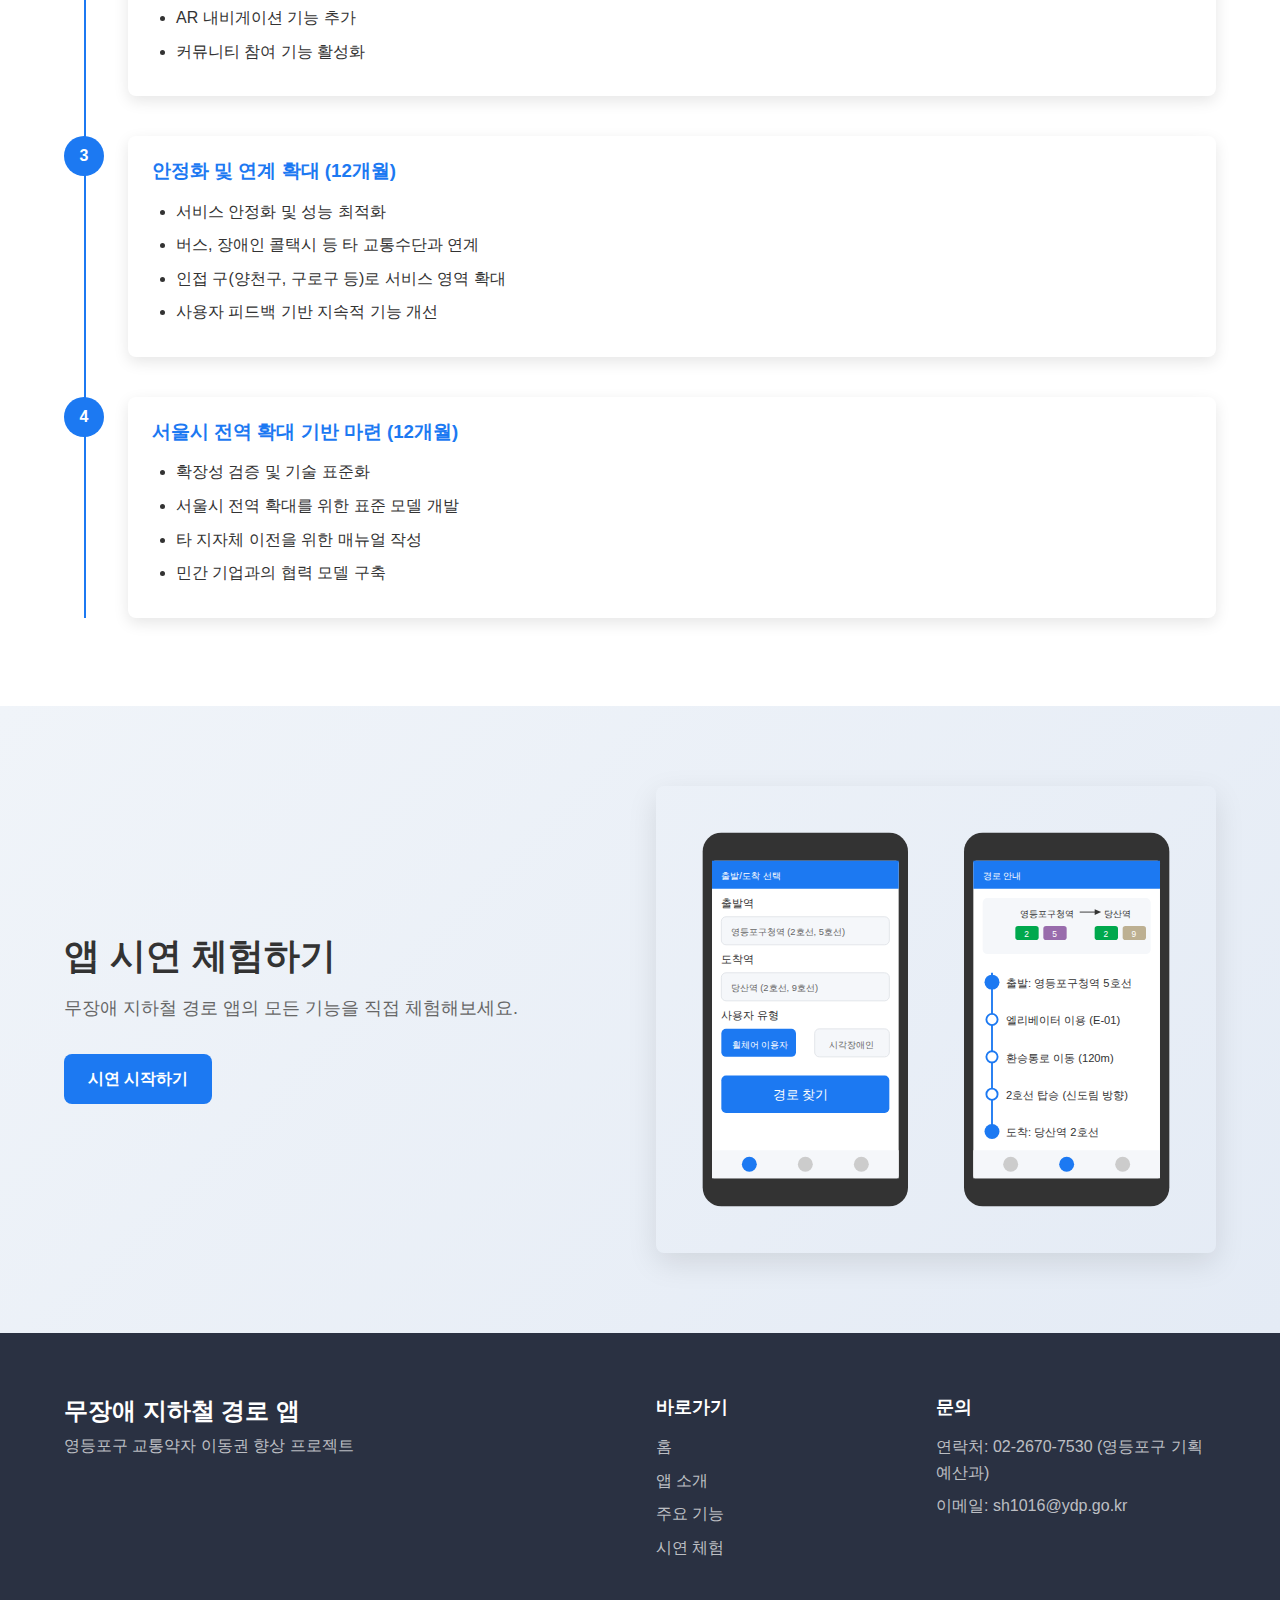
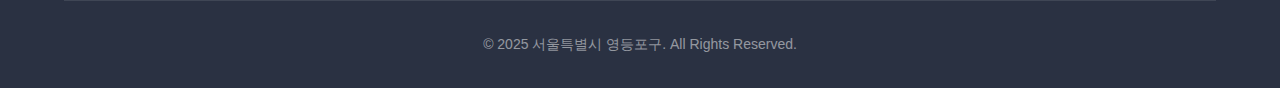
<file: features.html>
<!DOCTYPE html>
<html lang="ko">
<head>
    <meta charset="UTF-8">
    <meta name="viewport" content="width=device-width, initial-scale=1.0">
    <title>주요 기능 - 무장애 지하철 이동 경로 앱</title>
    <link rel="stylesheet" href="css/style.css">
    <link rel="stylesheet" href="css/responsive.css">
    <link rel="stylesheet" href="css/demo-style.css">
    <link rel="stylesheet" href="https://cdnjs.cloudflare.com/ajax/libs/font-awesome/6.0.0-beta3/css/all.min.css">
</head>
<body>
    <header>
        <div class="container">
            <div class="logo">
                <h1>무장애 지하철 경로</h1>
                <span>영등포구</span>
            </div>
            <nav>
                <ul>
                    <li><a href="index.html">홈</a></li>
                    <li><a href="about.html">앱 소개</a></li>
                    <li><a href="features.html" class="active">주요 기능</a></li>
                    <li><a href="demo.html">시연 체험</a></li>
                </ul>
            </nav>
            <div class="menu-toggle">
                <i class="fas fa-bars"></i>
            </div>
        </div>
    </header>

    <section class="page-banner">
        <div class="container">
            <h2>주요 기능</h2>
            <p>무장애 지하철 이동 경로 앱이 제공하는 핵심 기능들</p>
        </div>
    </section>

    <section class="feature-detailed">
        <div class="container">
            <div class="feature-item">
                <div class="feature-image">
                    <img src="images/feature-elevator.svg" alt="실시간 엘리베이터 상태 모니터링">
                </div>
                <div class="feature-detail">
                    <h3>실시간 엘리베이터 상태 모니터링</h3>
                    <p>영등포구 내 2호선, 5호선, 9호선 역사의 모든 엘리베이터 작동 상태를 실시간으로 수집하여 표시합니다.</p>
                    <ul class="feature-points">
                        <li>영등포구 내 9개 역사의 총 36대 엘리베이터 정보 제공</li>
                        <li>서울교통공사 시설관리 시스템과 API 연동으로 5분 간격 자동 갱신</li>
                        <li>IoT 센서 기반 엘리베이터 상태 감지 시스템 적용</li>
                        <li>색상 코드로 작동 상태 직관적 표시 (녹색: 정상, 노란색: 점검 중, 빨간색: 고장)</li>
                    </ul>
                </div>
            </div>

            <div class="feature-item reverse">
                <div class="feature-image">
                    <img src="images/feature-route.svg" alt="개인 맞춤형 무장애 경로 추천">
                </div>
                <div class="feature-detail">
                    <h3>개인 맞춤형 무장애 경로 추천</h3>
                    <p>사용자 프로필을 기반으로 장애 유형별 최적화된 이동 경로를 제공합니다.</p>
                    <ul class="feature-points">
                        <li>휠체어 이용자, 시각장애인, 보행 약자 등 장애 유형별 경로 최적화</li>
                        <li>'최소 이동 부담' 알고리즘 적용 (단순 최단 거리가 아닌 이동 편의성 고려)</li>
                        <li>환승 시 층간 이동 최소화, 엘리베이터 위치 기반 최적 열차 탑승 위치 안내</li>
                        <li>혼잡도 정보 반영 경로 추천 (평일/주말, 출퇴근 시간대별 역사 혼잡도 데이터 활용)</li>
                    </ul>
                </div>
            </div>

            <div class="feature-item">
                <div class="feature-image">
                    <img src="images/feature-navigation.svg" alt="역사 내 정밀 실내 내비게이션">
                </div>
                <div class="feature-detail">
                    <h3>역사 내 정밀 실내 내비게이션</h3>
                    <p>역사 내 1m 이내 정밀도의 실내 길 안내로 복잡한 지하철 역사에서도 길을 잃지 않고 목적지에 도달할 수 있습니다.</p>
                    <ul class="feature-points">
                        <li>비콘 및 Wi-Fi 기반 측위 기술로 1m 이내 정밀도 실현</li>
                        <li>3D 실내 지도로 입체적인 경로 안내 (영등포구청역, 당산역 우선 적용)</li>
                        <li>시각장애인을 위한 음성 내비게이션 기능 (방향 전환 시 상세 안내)</li>
                        <li>증강현실(AR) 기술을 활용한 직관적 경로 안내 (카메라를 통해 실제 환경에 안내 화살표 표시)</li>
                    </ul>
                </div>
            </div>

            <div class="feature-item reverse">
                <div class="feature-image">
                    <img src="images/feature-emergency.svg" alt="비상 상황 대응 시스템">
                </div>
                <div class="feature-detail">
                    <h3>비상 상황 대응 시스템</h3>
                    <p>엘리베이터 고장이나 시설 이용 불가 상황에서 신속하게 대응할 수 있는 기능을 제공합니다.</p>
                    <ul class="feature-points">
                        <li>엘리베이터 고장 발생 시 실시간 우회 경로 자동 제안</li>
                        <li>역사 내 공사, 임시 폐쇄 등 돌발 상황 정보 실시간 반영</li>
                        <li>긴급 도움 요청 기능 (역무원 직통 연결, 위치 정보 자동 전송)</li>
                        <li>위급 상황 시 인근 장애인 도우미 연결 서비스 (자원봉사자 네트워크 활용)</li>
                    </ul>
                </div>
            </div>

            <div class="feature-item">
                <div class="feature-image">
                    <img src="images/feature-community.svg" alt="커뮤니티 참여형 정보 공유">
                </div>
                <div class="feature-detail">
                    <h3>커뮤니티 참여형 정보 공유 플랫폼</h3>
                    <p>사용자들이 직접 참여하여 실시간 정보를 공유하고 더 나은 서비스를 만들어 갑니다.</p>
                    <ul class="feature-points">
                        <li>사용자 참여형 시설물 상태 제보 시스템 (엘리베이터 고장, 점자블록 훼손 등)</li>
                        <li>경로 리뷰 및 평가 기능 (이동 난이도, 소요시간 정확도 등 평가)</li>
                        <li>장애 유형별 맞춤 이용 팁 공유 게시판</li>
                        <li>주요 역사 무장애 시설 사진 및 영상 갤러리 (실제 경로 확인 가능)</li>
                    </ul>
                </div>
            </div>
        </div>
    </section>

    <section class="tech-highlights">
        <div class="container">
            <h2 class="section-title">기술적 특징</h2>
            
            <div class="tech-grid">
                <div class="tech-card">
                    <div class="tech-icon">
                        <i class="fas fa-wifi"></i>
                    </div>
                    <h3>실시간 데이터 수집</h3>
                    <p>IoT 센서 네트워크와 서울교통공사 API 연동을 통해 실시간으로 시설 상태 정보를 수집합니다.</p>
                </div>
                
                <div class="tech-card">
                    <div class="tech-icon">
                        <i class="fas fa-map-marked-alt"></i>
                    </div>
                    <h3>정밀 실내 위치 측위</h3>
                    <p>비콘, Wi-Fi 핑거프린팅, 관성 측정 장치를 활용한 1m 이내 정밀도의 실내 위치 측위 시스템입니다.</p>
                </div>
                
                <div class="tech-card">
                    <div class="tech-icon">
                        <i class="fas fa-cogs"></i>
                    </div>
                    <h3>맞춤형 경로 알고리즘</h3>
                    <p>거리, 시간, 환승 횟수, 층간 이동, 혼잡도 등을 종합적으로 고려한 다중 변수 최적화 알고리즘입니다.</p>
                </div>
                
                <div class="tech-card">
                    <div class="tech-icon">
                        <i class="fas fa-vr-cardboard"></i>
                    </div>
                    <h3>AR 내비게이션</h3>
                    <p>SLAM 기술, 3D 모델링, AR 마커를 활용한 증강현실 기반 실내 내비게이션 시스템입니다.</p>
                </div>
            </div>
        </div>
    </section>

    <section class="implementation-process">
        <div class="container">
            <h2 class="section-title">단계적 구현 계획</h2>
            
            <div class="timeline">
                <div class="timeline-item">
                    <div class="timeline-marker">1</div>
                    <div class="timeline-content">
                        <h3>기반 구축 및 시범 서비스 (6개월)</h3>
                        <ul>
                            <li>핵심 데이터 수집 및 DB 구축</li>
                            <li>앱 개발 및 기본 기능 구현</li>
                            <li>영등포구청역, 당산역 2개 역사 시범 서비스</li>
                            <li>장애인 사용자 50명 대상 시범 운영 및 피드백 수집</li>
                        </ul>
                    </div>
                </div>
                
                <div class="timeline-item">
                    <div class="timeline-marker">2</div>
                    <div class="timeline-content">
                        <h3>서비스 확대 및 고도화 (6개월)</h3>
                        <ul>
                            <li>영등포구 내 전체 9개 역사로 서비스 확대</li>
                            <li>실시간 모니터링 시스템 구축 완료</li>
                            <li>AR 내비게이션 기능 추가</li>
                            <li>커뮤니티 참여 기능 활성화</li>
                        </ul>
                    </div>
                </div>
                
                <div class="timeline-item">
                    <div class="timeline-marker">3</div>
                    <div class="timeline-content">
                        <h3>안정화 및 연계 확대 (12개월)</h3>
                        <ul>
                            <li>서비스 안정화 및 성능 최적화</li>
                            <li>버스, 장애인 콜택시 등 타 교통수단과 연계</li>
                            <li>인접 구(양천구, 구로구 등)로 서비스 영역 확대</li>
                            <li>사용자 피드백 기반 지속적 기능 개선</li>
                        </ul>
                    </div>
                </div>
                
                <div class="timeline-item">
                    <div class="timeline-marker">4</div>
                    <div class="timeline-content">
                        <h3>서울시 전역 확대 기반 마련 (12개월)</h3>
                        <ul>
                            <li>확장성 검증 및 기술 표준화</li>
                            <li>서울시 전역 확대를 위한 표준 모델 개발</li>
                            <li>타 지자체 이전을 위한 매뉴얼 작성</li>
                            <li>민간 기업과의 협력 모델 구축</li>
                        </ul>
                    </div>
                </div>
            </div>
        </div>
    </section>

    <section class="app-download">
        <div class="container">
            <div class="download-content">
                <h2>앱 시연 체험하기</h2>
                <p>무장애 지하철 경로 앱의 모든 기능을 직접 체험해보세요.</p>
                <a href="demo.html" class="cta-primary">시연 시작하기</a>
            </div>
            <div class="download-image">
                <img src="images/app-screens.svg" alt="앱 스크린샷">
            </div>
        </div>
    </section>

    <footer>
        <div class="container">
            <div class="footer-content">
                <div class="footer-logo">
                    <h3>무장애 지하철 경로 앱</h3>
                    <p>영등포구 교통약자 이동권 향상 프로젝트</p>
                </div>
                <div class="footer-links">
                    <h4>바로가기</h4>
                    <ul>
                        <li><a href="index.html">홈</a></li>
                        <li><a href="about.html">앱 소개</a></li>
                        <li><a href="features.html">주요 기능</a></li>
                        <li><a href="demo.html">시연 체험</a></li>
                    </ul>
                </div>
                <div class="footer-contact">
                    <h4>문의</h4>
                    <p>연락처: 02-2670-7530 (영등포구 기획예산과)</p>
                    <p>이메일: sh1016@ydp.go.kr</p>
                </div>
            </div>
            <div class="footer-bottom">
                <p>&copy; 2025 서울특별시 영등포구. All Rights Reserved.</p>
            </div>
        </div>
    </footer>

    <script src="js/main.js"></script>
</body>
</html>
</file>
<file: css/style.css>
/* 기본 스타일 */
:root {
    --primary-color: #1c79f2;
    --primary-dark: #0e5ac0;
    --secondary-color: #34c759;
    --text-color: #333333;
    --light-text: #666666;
    --lightest-text: #999999;
    --background-color: #ffffff;
    --light-background: #f5f7fa;
    --border-color: #e1e4e8;
    --shadow-color: rgba(0, 0, 0, 0.1);
    --highlight-color: #ffe01b;
    --header-height: 70px;
    --border-radius: 8px;
    --transition-speed: 0.3s;
}

* {
    margin: 0;
    padding: 0;
    box-sizing: border-box;
}

body {
    font-family: 'Noto Sans KR', 'Segoe UI', Tahoma, Geneva, Verdana, sans-serif;
    color: var(--text-color);
    line-height: 1.6;
    background-color: var(--background-color);
}

h1, h2, h3, h4, h5, h6 {
    margin-bottom: 0.5em;
    font-weight: 700;
    line-height: 1.2;
}

a {
    text-decoration: none;
    color: var(--primary-color);
    transition: all var(--transition-speed) ease;
}

a:hover {
    color: var(--primary-dark);
}

ul {
    list-style: none;
}

.container {
    max-width: 1200px;
    margin: 0 auto;
    padding: 0 1.5rem;
}

.section-title {
    text-align: center;
    margin-bottom: 2.5rem;
    font-size: 2.25rem;
    color: var(--text-color);
}

/* 버튼 스타일 */
.cta-primary, .cta-secondary, .btn-outline {
    display: inline-block;
    padding: 12px 24px;
    border-radius: var(--border-radius);
    font-weight: 600;
    text-align: center;
    cursor: pointer;
    transition: all var(--transition-speed) ease;
}

.cta-primary {
    background-color: var(--primary-color);
    color: white;
    border: none;
}

.cta-primary:hover {
    background-color: var(--primary-dark);
    color: white;
    transform: translateY(-2px);
    box-shadow: 0 4px 12px var(--shadow-color);
}

.cta-secondary {
    background-color: white;
    color: var(--primary-color);
    border: 2px solid var(--primary-color);
}

.cta-secondary:hover {
    background-color: var(--primary-color);
    color: white;
    transform: translateY(-2px);
    box-shadow: 0 4px 12px var(--shadow-color);
}

.btn-outline {
    background-color: transparent;
    color: var(--primary-color);
    border: 2px solid var(--primary-color);
}

.btn-outline:hover {
    background-color: var(--primary-color);
    color: white;
}

/* 헤더 스타일 */
header {
    position: fixed;
    top: 0;
    left: 0;
    width: 100%;
    height: var(--header-height);
    background-color: white;
    box-shadow: 0 2px 10px var(--shadow-color);
    z-index: 1000;
}

header .container {
    display: flex;
    justify-content: space-between;
    align-items: center;
    height: 100%;
}

.logo {
    display: flex;
    flex-direction: column;
}

.logo h1 {
    font-size: 1.5rem;
    margin-bottom: 0;
    color: var(--primary-color);
}

.logo span {
    font-size: 0.875rem;
    color: var(--light-text);
}

nav ul {
    display: flex;
}

nav ul li {
    margin-left: 1.5rem;
}

nav ul li a {
    color: var(--text-color);
    font-weight: 500;
    padding: 0.5rem 0;
    position: relative;
}

nav ul li a:after {
    content: '';
    position: absolute;
    left: 0;
    bottom: 0;
    width: 0;
    height: 2px;
    background-color: var(--primary-color);
    transition: width var(--transition-speed) ease;
}

nav ul li a:hover:after,
nav ul li a.active:after {
    width: 100%;
}

.menu-toggle {
    display: none;
    font-size: 1.5rem;
    cursor: pointer;
    color: var(--text-color);
}

/* 히어로 섹션 */
.hero {
    padding: 7rem 0 5rem;
    background: linear-gradient(135deg, #f5f7fa 0%, #e9f0f7 100%);
}

.hero .container {
    display: flex;
    align-items: center;
    justify-content: space-between;
}

.hero-content {
    flex: 1;
    padding-right: 2rem;
}

.hero-content h2 {
    font-size: 2.5rem;
    margin-bottom: 1rem;
    color: var(--text-color);
}

.hero-content p {
    font-size: 1.125rem;
    color: var(--light-text);
    margin-bottom: 2rem;
}

.cta-buttons {
    display: flex;
    gap: 1rem;
}

.hero-image {
    flex: 1;
    display: flex;
    justify-content: flex-end;
}

.hero-image img {
    max-width: 100%;
    height: auto;
    border-radius: var(--border-radius);
    box-shadow: 0 10px 30px var(--shadow-color);
}

/* 기능 미리보기 섹션 */
.features-preview {
    padding: 5rem 0;
    background-color: var(--background-color);
}

.features-grid {
    display: grid;
    grid-template-columns: repeat(auto-fit, minmax(250px, 1fr));
    gap: 2rem;
    margin-bottom: 3rem;
}

.feature-card {
    background-color: white;
    padding: 2rem;
    border-radius: var(--border-radius);
    box-shadow: 0 5px 15px var(--shadow-color);
    transition: transform var(--transition-speed) ease;
    text-align: center;
}

.feature-card:hover {
    transform: translateY(-10px);
}

.feature-icon {
    font-size: 2.5rem;
    color: var(--primary-color);
    margin-bottom: 1rem;
}

.feature-card h3 {
    font-size: 1.25rem;
    margin-bottom: 0.75rem;
}

.feature-card p {
    color: var(--light-text);
    font-size: 0.9375rem;
}

.features-cta {
    text-align: center;
}

/* 기대효과 섹션 */
.benefits {
    padding: 5rem 0;
    background-color: var(--light-background);
}

.benefits-container {
    display: flex;
    flex-wrap: wrap;
    justify-content: space-between;
    gap: 2rem;
}

.benefit-item {
    flex: 1;
    min-width: 300px;
    background-color: white;
    padding: 2rem;
    border-radius: var(--border-radius);
    box-shadow: 0 5px 15px var(--shadow-color);
}

.benefit-item h3 {
    font-size: 1.5rem;
    margin-bottom: 1rem;
}

.benefit-item .highlight {
    color: var(--primary-color);
    font-size: 1.75rem;
}

.benefit-item p {
    color: var(--light-text);
}

/* 이용자 의견 섹션 */
.testimonials {
    padding: 5rem 0;
    background-color: var(--background-color);
}

.testimonial-slider {
    max-width: 800px;
    margin: 0 auto;
}

.testimonial-item {
    text-align: center;
    padding: 2rem;
    background-color: white;
    border-radius: var(--border-radius);
    box-shadow: 0 5px 15px var(--shadow-color);
}

.testimonial-content {
    margin-bottom: 1.5rem;
}

.testimonial-content p {
    font-size: 1.125rem;
    color: var(--text-color);
    font-style: italic;
}

.testimonial-author p {
    color: var(--light-text);
}

/* 앱 다운로드 섹션 */
.app-download {
    padding: 5rem 0;
    background: linear-gradient(135deg, #f0f4f9 0%, #e4ebf5 100%);
}

.app-download .container {
    display: flex;
    align-items: center;
    justify-content: space-between;
}

.download-content {
    flex: 1;
    padding-right: 2rem;
}

.download-content h2 {
    font-size: 2.25rem;
    margin-bottom: 1rem;
}

.download-content p {
    font-size: 1.125rem;
    color: var(--light-text);
    margin-bottom: 2rem;
}

.download-image {
    flex: 1;
    display: flex;
    justify-content: flex-end;
}

.download-image img {
    max-width: 100%;
    height: auto;
    border-radius: var(--border-radius);
    box-shadow: 0 10px 30px var(--shadow-color);
}

/* 푸터 */
footer {
    background-color: #2a3142;
    color: #fff;
    padding: 4rem 0 2rem;
}

.footer-content {
    display: flex;
    flex-wrap: wrap;
    justify-content: space-between;
    margin-bottom: 2rem;
}

.footer-logo {
    flex: 2;
    margin-right: 2rem;
}

.footer-logo h3 {
    font-size: 1.5rem;
    margin-bottom: 0.5rem;
}

.footer-logo p {
    color: rgba(255, 255, 255, 0.7);
}

.footer-links, .footer-contact {
    flex: 1;
}

.footer-links h4, .footer-contact h4 {
    font-size: 1.125rem;
    margin-bottom: 1rem;
}

.footer-links ul li {
    margin-bottom: 0.5rem;
}

.footer-links ul li a {
    color: rgba(255, 255, 255, 0.7);
}

.footer-links ul li a:hover {
    color: #fff;
}

.footer-contact p {
    color: rgba(255, 255, 255, 0.7);
    margin-bottom: 0.5rem;
}

.footer-bottom {
    text-align: center;
    padding-top: 2rem;
    border-top: 1px solid rgba(255, 255, 255, 0.1);
}

.footer-bottom p {
    color: rgba(255, 255, 255, 0.5);
    font-size: 0.875rem;
}
</file>
<file: css/responsive.css>
/* 반응형 스타일 */

/* 대형 태블릿 및 작은 랩톱 (1024px 이하) */
@media screen and (max-width: 1024px) {
    .container {
        padding: 0 1rem;
    }
    
    .hero {
        padding: 6rem 0 4rem;
    }
    
    .hero-content h2 {
        font-size: 2.25rem;
    }
    
    .feature-card {
        padding: 1.75rem;
    }
    
    .section-title {
        font-size: 2rem;
    }
}

/* 태블릿 (768px 이하) */
@media screen and (max-width: 768px) {
    .hero .container,
    .app-download .container {
        flex-direction: column;
    }
    
    .hero-content,
    .download-content {
        padding-right: 0;
        margin-bottom: 2rem;
        text-align: center;
    }
    
    .cta-buttons {
        justify-content: center;
    }
    
    .hero-image,
    .download-image {
        justify-content: center;
    }
    
    .benefits-container {
        flex-direction: column;
    }
    
    .benefit-item {
        margin-bottom: 1rem;
    }
    
    nav {
        display: none;
        position: absolute;
        top: var(--header-height);
        left: 0;
        width: 100%;
        background-color: white;
        box-shadow: 0 5px 10px var(--shadow-color);
        padding: 1rem 0;
    }
    
    nav.active {
        display: block;
    }
    
    nav ul {
        flex-direction: column;
        align-items: center;
    }
    
    nav ul li {
        margin: 0;
        padding: 0.75rem 0;
        width: 100%;
        text-align: center;
    }
    
    .menu-toggle {
        display: block;
    }
    
    .footer-content {
        flex-direction: column;
    }
    
    .footer-logo,
    .footer-links,
    .footer-contact {
        margin-bottom: 2rem;
        flex: auto;
        width: 100%;
    }
}

/* 모바일 (480px 이하) */
@media screen and (max-width: 480px) {
    html {
        font-size: 14px;
    }
    
    .hero {
        padding: 5.5rem 0 3rem;
    }
    
    .hero-content h2 {
        font-size: 1.75rem;
    }
    
    .hero-content p {
        font-size: 1rem;
    }
    
    .cta-buttons {
        flex-direction: column;
        gap: 0.75rem;
    }
    
    .cta-primary,
    .cta-secondary,
    .btn-outline {
        width: 100%;
    }
    
    .features-grid {
        grid-template-columns: 1fr;
    }
    
    .feature-card {
        padding: 1.5rem;
    }
    
    .section-title {
        font-size: 1.75rem;
        margin-bottom: 2rem;
    }
    
    .benefits-container {
        gap: 1.5rem;
    }
    
    .benefit-item {
        padding: 1.5rem;
        min-width: 100%;
    }
    
    .benefit-item h3 {
        font-size: 1.25rem;
    }
    
    .benefit-item .highlight {
        font-size: 1.5rem;
    }
    
    .testimonial-content p {
        font-size: 1rem;
    }
    
    .download-content h2 {
        font-size: 1.75rem;
    }
    
    .download-content p {
        font-size: 1rem;
    }
    
    .footer-logo h3 {
        font-size: 1.25rem;
    }
}

/* 작은 모바일 (320px 이하) */
@media screen and (max-width: 320px) {
    .hero-content h2 {
        font-size: 1.5rem;
    }
    
    .logo h1 {
        font-size: 1.25rem;
    }
    
    .logo span {
        font-size: 0.75rem;
    }
}

/* 접근성 관련 스타일 */
@media (prefers-reduced-motion: reduce) {
    * {
        animation-duration: 0.01ms !important;
        animation-iteration-count: 1 !important;
        transition-duration: 0.01ms !important;
        scroll-behavior: auto !important;
    }
}
</file>
<file: css/demo-style.css>
/* 시연 페이지 추가 스타일 */

/* 사용자 프로필 선택 */
.user-profile-selector {
    margin: 2rem 0;
    padding: 1.5rem;
    background-color: white;
    border-radius: var(--border-radius);
    box-shadow: 0 5px 15px var(--shadow-color);
}

.profile-options {
    display: flex;
    flex-wrap: wrap;
    gap: 1.5rem;
    margin-top: 1.5rem;
}

.profile-option {
    flex: 1;
    min-width: 150px;
    padding: 1.5rem;
    background-color: var(--light-background);
    border-radius: var(--border-radius);
    text-align: center;
    cursor: pointer;
    transition: all var(--transition-speed) ease;
    border: 2px solid transparent;
}

.profile-option:hover {
    transform: translateY(-5px);
    box-shadow: 0 5px 15px var(--shadow-color);
}

.profile-option.selected {
    border-color: var(--primary-color);
    background-color: rgba(28, 121, 242, 0.1);
}

.profile-icon {
    font-size: 2.5rem;
    color: var(--primary-color);
    margin-bottom: 1rem;
}

/* 역 선택 영역 */
.demo-station-selector {
    margin: 2rem 0;
    padding: 2rem;
    background-color: white;
    border-radius: var(--border-radius);
    box-shadow: 0 5px 15px var(--shadow-color);
}

.station-selector {
    display: flex;
    align-items: center;
    gap: 1rem;
    margin-top: 1.5rem;
    margin-bottom: 1.5rem;
}

.station-from,
.station-to {
    flex: 1;
}

.station-arrow {
    display: flex;
    justify-content: center;
    align-items: center;
    width: 40px;
    height: 40px;
    background-color: var(--primary-color);
    color: white;
    border-radius: 50%;
    cursor: pointer;
    transition: all var(--transition-speed) ease;
}

.station-arrow:hover {
    transform: scale(1.1);
    background-color: var(--primary-dark);
}

label {
    display: block;
    margin-bottom: 0.5rem;
    font-weight: 500;
}

select {
    width: 100%;
    padding: 0.75rem;
    border: 1px solid var(--border-color);
    border-radius: var(--border-radius);
    background-color: white;
    font-size: 1rem;
}

.options-container {
    display: flex;
    flex-wrap: wrap;
    gap: 1.5rem;
    margin-bottom: 1.5rem;
}

.time-option,
.preference-option {
    flex: 1;
    min-width: 200px;
}

#find-route {
    width: 100%;
    margin-top: 1rem;
}

/* 결과 영역 */
.demo-result {
    margin: 2rem 0;
    padding: 2rem;
    background-color: white;
    border-radius: var(--border-radius);
    box-shadow: 0 5px 15px var(--shadow-color);
}

.result-loading {
    text-align: center;
    padding: 2rem;
}

.loader {
    display: inline-block;
    width: 50px;
    height: 50px;
    border: 5px solid var(--light-background);
    border-radius: 50%;
    border-top-color: var(--primary-color);
    animation: spin 1s ease-in-out infinite;
    margin-bottom: 1rem;
}

@keyframes spin {
    to { transform: rotate(360deg); }
}

.result-from-to {
    display: flex;
    align-items: center;
    justify-content: space-between;
    margin-bottom: 1.5rem;
    padding-bottom: 1.5rem;
    border-bottom: 1px solid var(--border-color);
}

.result-station {
    text-align: center;
}

.station-name {
    font-size: 1.25rem;
    font-weight: 700;
    margin-bottom: 0.5rem;
}

.route-arrow {
    font-size: 1.5rem;
    color: var(--primary-color);
}

.station-lines {
    display: flex;
    justify-content: center;
    gap: 0.5rem;
}

.station-lines span {
    display: inline-block;
    padding: 0.25rem 0.5rem;
    border-radius: 4px;
    font-size: 0.875rem;
    color: white;
    font-weight: 700;
}

.line-1 {
    background-color: #0052A4;
}

.line-2 {
    background-color: #00A84D;
}

.line-5 {
    background-color: #996CAC;
}

.line-9 {
    background-color: #BDB092;
}

.result-info {
    display: flex;
    flex-wrap: wrap;
    gap: 1.5rem;
    margin-bottom: 2rem;
}

.info-item {
    flex: 1;
    min-width: 150px;
    background-color: var(--light-background);
    padding: 1rem;
    border-radius: var(--border-radius);
    display: flex;
    align-items: center;
}

.info-item i {
    color: var(--primary-color);
    font-size: 1.25rem;
    margin-right: 0.75rem;
}

.info-label {
    font-weight: 500;
    margin-right: 0.5rem;
}

.info-value {
    font-weight: 700;
    color: var(--primary-color);
}

.route-details, .route-map {
    margin-top: 3rem;
}

.route-timeline {
    margin: 2rem 0;
    position: relative;
}

.route-timeline::before {
    content: '';
    position: absolute;
    top: 0;
    bottom: 0;
    left: 20px;
    width: 2px;
    background-color: var(--primary-color);
}

.route-step {
    display: flex;
    margin-bottom: 2rem;
    position: relative;
}

.step-icon {
    width: 40px;
    height: 40px;
    background-color: var(--primary-color);
    color: white;
    border-radius: 50%;
    display: flex;
    justify-content: center;
    align-items: center;
    font-size: 1.25rem;
    position: relative;
    z-index: 1;
}

.step-content {
    flex: 1;
    margin-left: 1.5rem;
    background-color: var(--light-background);
    padding: 1rem;
    border-radius: var(--border-radius);
}

.step-content h4 {
    margin-bottom: 0.5rem;
    font-size: 1.125rem;
}

.facility-status {
    margin-top: 0.75rem;
    padding: 0.5rem;
    border-radius: 4px;
    display: inline-block;
}

.facility-status.available {
    background-color: rgba(52, 199, 89, 0.1);
    color: #34c759;
}

.facility-status.maintenance {
    background-color: rgba(255, 204, 0, 0.1);
    color: #ffcc00;
}

.facility-status.unavailable {
    background-color: rgba(255, 59, 48, 0.1);
    color: #ff3b30;
}

.train-info {
    margin-top: 0.75rem;
    padding: 0.5rem;
    background-color: rgba(0, 0, 0, 0.05);
    border-radius: 4px;
}

.congestion {
    display: inline-block;
    padding: 2px 8px;
    border-radius: 4px;
    font-size: 0.875rem;
    font-weight: 500;
}

.congestion.low {
    background-color: rgba(52, 199, 89, 0.1);
    color: #34c759;
}

.congestion.medium {
    background-color: rgba(255, 204, 0, 0.1);
    color: #ffcc00;
}

.congestion.high {
    background-color: rgba(255, 59, 48, 0.1);
    color: #ff3b30;
}

.map-container {
    width: 100%;
    height: 300px;
    background-color: #f0f0f0;
    border-radius: var(--border-radius);
    margin-top: 1rem;
    display: flex;
    justify-content: center;
    align-items: center;
    font-style: italic;
    color: var(--light-text);
}

.map-container img {
    max-width: 100%;
    height: auto;
    border-radius: var(--border-radius);
}

.route-actions {
    display: flex;
    gap: 1rem;
    margin-top: 2rem;
}

.route-actions button {
    flex: 1;
}

/* 엘리베이터 상태 섹션 */
.elevator-status {
    margin: 3rem 0;
    padding: 2rem 0;
    background-color: var(--light-background);
}

.elevator-filter {
    display: flex;
    align-items: center;
    gap: 1rem;
    margin-bottom: 2rem;
}

.elevator-filter label {
    margin-bottom: 0;
    white-space: nowrap;
}

.elevator-filter select {
    width: auto;
    flex: 1;
}

.elevator-list {
    display: flex;
    flex-direction: column;
    gap: 1.5rem;
}

.elevator-item {
    background-color: white;
    border-radius: var(--border-radius);
    box-shadow: 0 5px 15px var(--shadow-color);
    overflow: hidden;
}

.elevator-station {
    background-color: var(--primary-color);
    color: white;
    padding: 1rem 1.5rem;
    display: flex;
    justify-content: space-between;
    align-items: center;
}

.elevator-station h3 {
    margin-bottom: 0;
}

.elevator-details {
    padding: 1.5rem;
    display: grid;
    grid-template-columns: repeat(auto-fill, minmax(250px, 1fr));
    gap: 1rem;
}

.elevator-unit {
    padding: 1rem;
    border-radius: var(--border-radius);
}

.elevator-unit.available {
    background-color: rgba(52, 199, 89, 0.1);
}

.elevator-unit.maintenance {
    background-color: rgba(255, 204, 0, 0.1);
}

.elevator-unit.unavailable {
    background-color: rgba(255, 59, 48, 0.1);
}

.unit-name {
    font-weight: 700;
    margin-bottom: 0.5rem;
}

.unit-location {
    font-size: 0.9375rem;
    margin-bottom: 0.75rem;
}

.unit-status {
    display: flex;
    align-items: center;
    gap: 0.5rem;
    font-size: 0.875rem;
}

.unit-status i {
    font-size: 1rem;
}

.available .unit-status i {
    color: #34c759;
}

.maintenance .unit-status i {
    color: #ffcc00;
}

.unavailable .unit-status i {
    color: #ff3b30;
}

.status-update-time {
    display: flex;
    justify-content: space-between;
    align-items: center;
    margin-top: 2rem;
    flex-wrap: wrap;
    gap: 1rem;
}

.status-update-time p {
    color: var(--light-text);
    font-size: 0.9375rem;
}

#refresh-status {
    padding: 0.5rem 1rem;
}

#refresh-status.rotating i {
    animation: spin 1s linear infinite;
}

/* 비상 상황 시뮬레이션 섹션 */
.emergency-simulation {
    margin: 3rem 0;
}

.simulation-controls {
    display: flex;
    flex-wrap: wrap;
    gap: 1rem;
    margin-top: 2rem;
}

.simulation-controls button {
    flex: 1;
    min-width: 200px;
}

.simulation-result {
    margin-top: 2rem;
}

.simulation-alert {
    background-color: white;
    border-radius: var(--border-radius);
    box-shadow: 0 5px 15px var(--shadow-color);
    padding: 2rem;
    text-align: center;
    border-left: 5px solid var(--primary-color);
}

.simulation-alert i {
    font-size: 3rem;
    color: var(--primary-color);
    margin-bottom: 1rem;
}

.alert-actions {
    display: flex;
    flex-wrap: wrap;
    gap: 1rem;
    margin-top: 1.5rem;
    justify-content: center;
}

.alert-action {
    min-width: 150px;
}

.simulation-alert.congestion {
    border-left-color: #ffcc00;
}

.simulation-alert.congestion i {
    color: #ffcc00;
}

.congestion-chart {
    width: 100%;
    height: 20px;
    background-color: #f0f0f0;
    border-radius: 10px;
    margin: 1rem 0;
    overflow: hidden;
}

.chart-bar {
    height: 100%;
    background-color: #ffcc00;
}

.congestion-info {
    max-width: 400px;
    margin: 0 auto;
}

.simulation-alert.emergency {
    border-left-color: #ff3b30;
}

.simulation-alert.emergency i {
    color: #ff3b30;
}

.emergency-status {
    display: flex;
    align-items: center;
    gap: 1.5rem;
    max-width: 400px;
    margin: 1.5rem auto;
    padding: 1rem;
    background-color: rgba(255, 59, 48, 0.1);
    border-radius: var(--border-radius);
}

.status-icon {
    font-size: 2rem;
    color: #ff3b30;
}

.status-text {
    text-align: left;
}

.emergency-options {
    display: flex;
    flex-wrap: wrap;
    gap: 1rem;
    margin: 1.5rem 0;
    justify-content: center;
}

.emergency-option {
    min-width: 150px;
}

.cancel-emergency {
    margin-top: 1rem;
}

/* 사용자 피드백 섹션 */
.user-feedback {
    margin: 3rem 0;
    padding: 2rem 0;
    background-color: var(--light-background);
}

.feedback-form {
    max-width: 700px;
    margin: 2rem auto;
    background-color: white;
    padding: 2rem;
    border-radius: var(--border-radius);
    box-shadow: 0 5px 15px var(--shadow-color);
}

.form-group {
    margin-bottom: 1.5rem;
}

.rating-stars {
    display: flex;
    gap: 0.5rem;
}

.star {
    font-size: 1.5rem;
    color: #ffcc00;
    cursor: pointer;
}

textarea {
    width: 100%;
    padding: 0.75rem;
    border: 1px solid var(--border-color);
    border-radius: var(--border-radius);
    resize: vertical;
    font-family: inherit;
    font-size: 1rem;
}

.form-actions {
    text-align: right;
    margin-top: 2rem;
}

/* 페이지 배너 */
.page-banner {
    background: linear-gradient(135deg, #1c79f2 0%, #0e5ac0 100%);
    color: white;
    padding: 7rem 0 3rem;
    text-align: center;
}

.page-banner h2 {
    font-size: 2.5rem;
    margin-bottom: 1rem;
}

.page-banner p {
    font-size: 1.25rem;
    opacity: 0.9;
}

/* 소개 페이지 스타일 */
.about-intro {
    padding: 3rem 0;
}

.problem-list {
    margin-top: 2.5rem;
    display: flex;
    flex-direction: column;
    gap: 2rem;
}

.problem-item {
    display: flex;
    gap: 1.5rem;
    background-color: white;
    padding: 1.5rem;
    border-radius: var(--border-radius);
    box-shadow: 0 5px 15px var(--shadow-color);
}

.problem-icon {
    font-size: 2rem;
    color: var(--primary-color);
    flex-shrink: 0;
}

.problem-text h3 {
    margin-bottom: 0.75rem;
}

.solution-description {
    padding: 3rem 0;
    background-color: var(--light-background);
}

.solution-intro {
    text-align: center;
    max-width: 800px;
    margin: 0 auto 3rem;
}

.solution-details {
    display: flex;
    flex-wrap: wrap;
    gap: 3rem;
    align-items: center;
}

.solution-image {
    flex: 1;
    min-width: 300px;
    text-align: center;
}

.solution-text {
    flex: 1;
    min-width: 300px;
}

.solution-text ul {
    margin-top: 1.5rem;
}

.solution-text li {
    margin-bottom: 1rem;
    padding-left: 1.5rem;
    position: relative;
}

.solution-text li:before {
    content: '•';
    position: absolute;
    left: 0;
    color: var(--primary-color);
    font-weight: 700;
}

.solution-text .highlight {
    color: var(--primary-color);
    font-weight: 700;
}

.target-users {
    padding: 3rem 0;
}

.users-grid {
    display: grid;
    grid-template-columns: repeat(auto-fill, minmax(250px, 1fr));
    gap: 1.5rem;
    margin-top: 2rem;
}

.user-card {
    background-color: white;
    padding: 2rem;
    border-radius: var(--border-radius);
    box-shadow: 0 5px 15px var(--shadow-color);
    text-align: center;
    transition: transform var(--transition-speed) ease;
}

.user-card:hover {
    transform: translateY(-10px);
}

.user-icon {
    font-size: 2.5rem;
    color: var(--primary-color);
    margin-bottom: 1.5rem;
}

.expected-benefits {
    padding: 3rem 0;
    background-color: var(--light-background);
}

.benefits-list {
    display: grid;
    grid-template-columns: repeat(auto-fill, minmax(300px, 1fr));
    gap: 1.5rem;
    margin-top: 2rem;
}

.benefit-card {
    background-color: white;
    padding: 2rem;
    border-radius: var(--border-radius);
    box-shadow: 0 5px 15px var(--shadow-color);
}

.benefit-card h3 {
    margin-bottom: 1.5rem;
    color: var(--primary-color);
}

.benefit-card ul {
    list-style-type: disc;
    padding-left: 1.5rem;
}

.benefit-card li {
    margin-bottom: 0.75rem;
}

/* 주요 기능 페이지 스타일 */
.feature-detailed {
    padding: 3rem 0;
}

.feature-item {
    display: flex;
    flex-wrap: wrap;
    gap: 3rem;
    margin-bottom: 4rem;
    align-items: center;
}

.feature-item.reverse {
    flex-direction: row-reverse;
}

.feature-image {
    flex: 1;
    min-width: 300px;
    text-align: center;
}

.feature-detail {
    flex: 1;
    min-width: 300px;
}

.feature-points {
    margin-top: 1.5rem;
    list-style-type: disc;
    padding-left: 1.5rem;
}

.feature-points li {
    margin-bottom: 0.75rem;
}

.tech-highlights {
    padding: 3rem 0;
    background-color: var(--light-background);
}

.tech-grid {
    display: grid;
    grid-template-columns: repeat(auto-fill, minmax(250px, 1fr));
    gap: 1.5rem;
    margin-top: 2rem;
}

.tech-card {
    background-color: white;
    padding: 2rem;
    border-radius: var(--border-radius);
    box-shadow: 0 5px 15px var(--shadow-color);
    text-align: center;
    transition: transform var(--transition-speed) ease;
}

.tech-card:hover {
    transform: translateY(-10px);
}

.tech-icon {
    font-size: 2.5rem;
    color: var(--primary-color);
    margin-bottom: 1.5rem;
}

.implementation-process {
    padding: 3rem 0;
}

.timeline {
    margin-top: 3rem;
    position: relative;
}

.timeline::before {
    content: '';
    position: absolute;
    top: 0;
    bottom: 0;
    left: 20px;
    width: 2px;
    background-color: var(--primary-color);
}

.timeline-item {
    display: flex;
    margin-bottom: 2.5rem;
    position: relative;
}

.timeline-marker {
    width: 40px;
    height: 40px;
    background-color: var(--primary-color);
    color: white;
    border-radius: 50%;
    display: flex;
    justify-content: center;
    align-items: center;
    font-weight: 700;
    position: relative;
    z-index: 1;
}

.timeline-content {
    flex: 1;
    margin-left: 1.5rem;
    background-color: white;
    padding: 1.5rem;
    border-radius: var(--border-radius);
    box-shadow: 0 5px 15px var(--shadow-color);
}

.timeline-content h3 {
    margin-bottom: 1rem;
    color: var(--primary-color);
}

.timeline-content ul {
    list-style-type: disc;
    padding-left: 1.5rem;
}

.timeline-content li {
    margin-bottom: 0.5rem;
}

/* 애니메이션 */
@keyframes fadeIn {
    from { opacity: 0; transform: translateY(20px); }
    to { opacity: 1; transform: translateY(0); }
}

.feature-card, .benefit-item {
    opacity: 0;
}

.feature-card.animated, .benefit-item.animated {
    animation: fadeIn 0.6s ease forwards;
}
</file>
